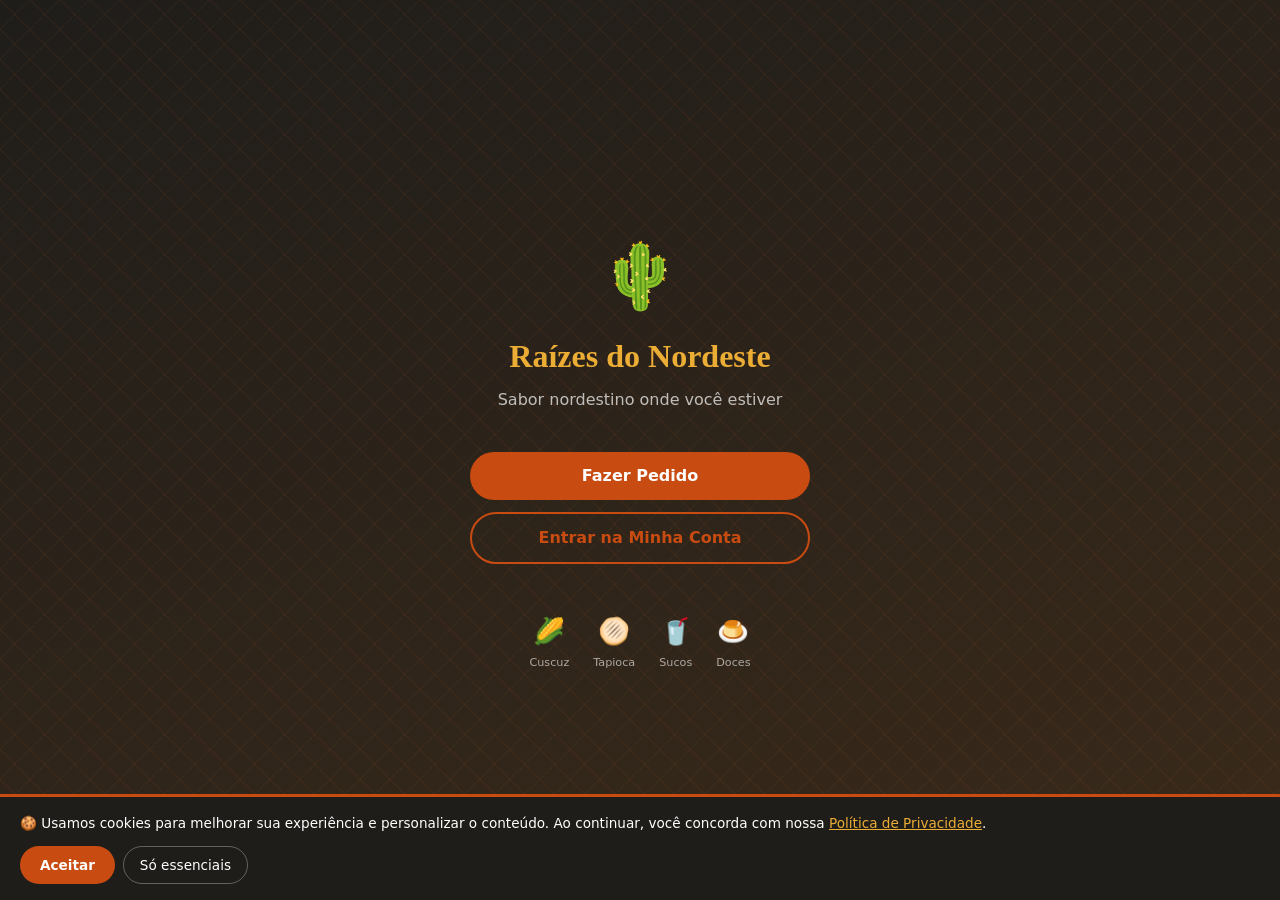
<file: index.html>
<!DOCTYPE html>
<html lang="pt-BR">
<head>
  <meta charset="UTF-8">
  <meta name="viewport" content="width=device-width, initial-scale=1.0">
  <title>Raízes do Nordeste</title>
  <link href="https://cdn.jsdelivr.net/npm/bootstrap@5.3.3/dist/css/bootstrap.min.css" rel="stylesheet">
  <link rel="stylesheet" href="css/custom.css">
  <style>
    .hero {
      min-height: 100vh;
      background: linear-gradient(160deg, var(--cor-escura) 0%, #3a2a1a 100%);
      display: flex;
      flex-direction: column;
      align-items: center;
      justify-content: center;
      text-align: center;
      padding: 32px 24px;
      position: relative;
      overflow: hidden;
    }

    /* padrão geométrico de fundo estilo azulejo nordestino */
    .hero::before {
      content: '';
      position: absolute;
      inset: 0;
      background-image:
        repeating-linear-gradient(45deg, rgba(200,75,17,0.08) 0, rgba(200,75,17,0.08) 1px, transparent 0, transparent 50%),
        repeating-linear-gradient(-45deg, rgba(236,173,53,0.05) 0, rgba(236,173,53,0.05) 1px, transparent 0, transparent 50%);
      background-size: 30px 30px;
    }

    .logo-emoji {
      font-size: 4rem;
      margin-bottom: 8px;
      position: relative;
    }

    .logo-texto {
      font-family: var(--fonte-display);
      font-size: 2rem;
      font-weight: 700;
      color: var(--cor-secundaria);
      position: relative;
    }

    .tagline {
      color: rgba(255,255,255,0.7);
      font-size: 1rem;
      margin: 8px 0 40px;
      position: relative;
    }

    .ctas {
      width: 100%;
      max-width: 340px;
      display: flex;
      flex-direction: column;
      gap: 12px;
      position: relative;
    }

    /* modal de cookies */
    .banner-cookies {
      position: fixed;
      bottom: 0;
      left: 0;
      right: 0;
      background: var(--cor-escura);
      color: #fff;
      padding: 16px 20px;
      z-index: 200;
      border-top: 3px solid var(--cor-principal);
    }
  </style>
</head>
<body>

  <section class="hero">
    <div class="logo-emoji">🌵</div>
    <div class="logo-texto">Raízes do Nordeste</div>
    <p class="tagline">Sabor nordestino onde você estiver</p>

    <div class="ctas">
      <button class="btn-raizes" onclick="irParaPedido()">
        Fazer Pedido
      </button>
      <a href="login.html" class="btn-raizes-outline" style="text-decoration:none;display:block;text-align:center;padding:12px 24px;">
        Entrar na Minha Conta
      </a>
    </div>

    <!-- destaques rápidos -->
    <div style="margin-top:48px;display:flex;gap:24px;position:relative;">
      <div style="text-align:center;">
        <div style="font-size:1.6rem;">🌽</div>
        <div style="font-size:0.7rem;color:rgba(255,255,255,0.6);margin-top:4px;">Cuscuz</div>
      </div>
      <div style="text-align:center;">
        <div style="font-size:1.6rem;">🫓</div>
        <div style="font-size:0.7rem;color:rgba(255,255,255,0.6);margin-top:4px;">Tapioca</div>
      </div>
      <div style="text-align:center;">
        <div style="font-size:1.6rem;">🥤</div>
        <div style="font-size:0.7rem;color:rgba(255,255,255,0.6);margin-top:4px;">Sucos</div>
      </div>
      <div style="text-align:center;">
        <div style="font-size:1.6rem;">🍮</div>
        <div style="font-size:0.7rem;color:rgba(255,255,255,0.6);margin-top:4px;">Doces</div>
      </div>
    </div>
  </section>

  <!-- banner de cookies LGPD — aparece só no primeiro acesso -->
  <div class="banner-cookies" id="banner-cookies" style="display:none;">
    <p style="font-size:0.85rem;margin-bottom:12px;">
      🍪 Usamos cookies para melhorar sua experiência e personalizar o conteúdo.
      Ao continuar, você concorda com nossa
      <a href="#" style="color:var(--cor-secundaria);">Política de Privacidade</a>.
    </p>
    <div style="display:flex;gap:8px;">
      <button class="btn-raizes" style="width:auto;padding:8px 20px;font-size:0.85rem;"
        onclick="aceitarCookies()">Aceitar</button>
      <button onclick="recusarCookies()"
        style="background:none;border:1px solid rgba(255,255,255,0.3);color:#fff;
               border-radius:50px;padding:8px 16px;font-size:0.85rem;cursor:pointer;">
        Só essenciais
      </button>
    </div>
  </div>

  <script src="js/mockData.js"></script>
  <script src="js/utils.js"></script>
  <script>
    // se já está logado, vai direto pra seleção de unidade
    const usuarioJaLogado = getUsuarioLogado();
    if (usuarioJaLogado) {
      // não redireciona automaticamente — deixa o usuário clicar
      // mas troca o botão de fazer pedido pra ficar mais fluido
    }

    function irParaPedido() {
      window.location.href = "unidades.html";
    }

    // banner de cookies aparece só se nunca aceitou/recusou
    if (!localStorage.getItem("cookiesDecisao")) {
      document.getElementById("banner-cookies").style.display = "block";
    }

    function aceitarCookies() {
      localStorage.setItem("cookiesDecisao", "aceito");
      document.getElementById("banner-cookies").style.display = "none";
    }

    function recusarCookies() {
      localStorage.setItem("cookiesDecisao", "essenciais");
      document.getElementById("banner-cookies").style.display = "none";
    }
  </script>
</body>
</html>
</file>
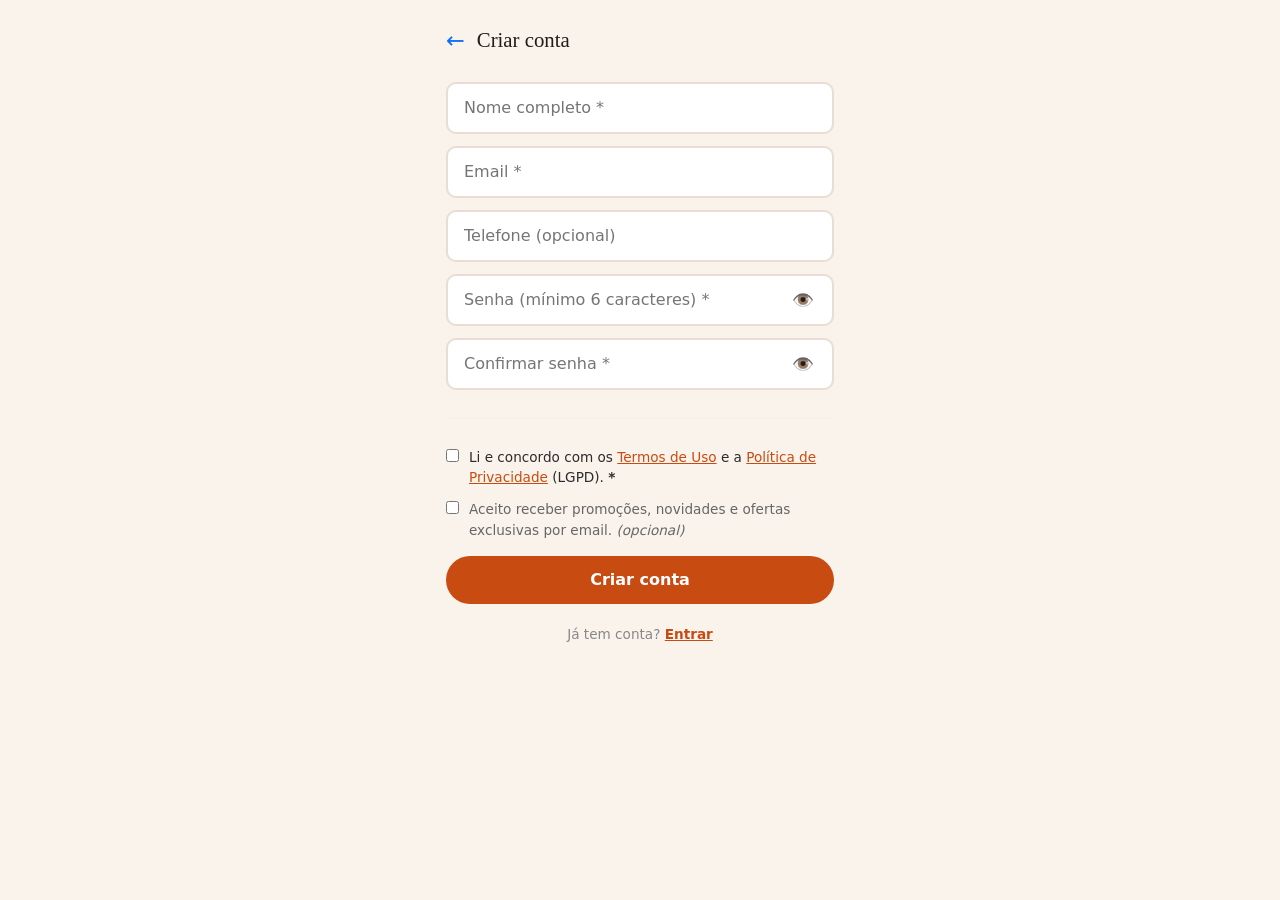
<file: cadastro.html>
<!DOCTYPE html>
<html lang="pt-BR">
<head>
  <meta charset="UTF-8">
  <meta name="viewport" content="width=device-width, initial-scale=1.0">
  <title>Criar Conta — Raízes do Nordeste</title>
  <link href="https://cdn.jsdelivr.net/npm/bootstrap@5.3.3/dist/css/bootstrap.min.css" rel="stylesheet">
  <link rel="stylesheet" href="css/custom.css">
</head>
<body>

  <div class="pagina" style="max-width:420px;padding-top:24px;padding-bottom:40px;">

    <div style="display:flex;align-items:center;gap:12px;margin-bottom:24px;">
      <a href="login.html" style="font-size:1.4rem;text-decoration:none;">←</a>
      <h1 style="font-size:1.3rem;margin:0;">Criar conta</h1>
    </div>

    <form id="form-cadastro" onsubmit="handleCadastro(event)">
      <div style="display:flex;flex-direction:column;gap:12px;">

        <input type="text" id="campo-nome" class="campo-raizes"
          placeholder="Nome completo *" required autocomplete="name">

        <input type="email" id="campo-email" class="campo-raizes"
          placeholder="Email *" required autocomplete="email">

        <input type="tel" id="campo-telefone" class="campo-raizes"
          placeholder="Telefone (opcional)" autocomplete="tel">

        <div style="position:relative;">
          <input type="password" id="campo-senha" class="campo-raizes"
            placeholder="Senha (mínimo 6 caracteres) *" required
            minlength="6" style="padding-right:48px;">
          <button type="button" onclick="toggleSenha('campo-senha','btn-v1')"
            id="btn-v1"
            style="position:absolute;right:14px;top:50%;transform:translateY(-50%);
                   background:none;border:none;cursor:pointer;font-size:1.1rem;">👁️</button>
        </div>

        <div style="position:relative;">
          <input type="password" id="campo-confirmar" class="campo-raizes"
            placeholder="Confirmar senha *" required style="padding-right:48px;">
          <button type="button" onclick="toggleSenha('campo-confirmar','btn-v2')"
            id="btn-v2"
            style="position:absolute;right:14px;top:50%;transform:translateY(-50%);
                   background:none;border:none;cursor:pointer;font-size:1.1rem;">👁️</button>
        </div>

        <hr class="divisor">

        <!-- LGPD obrigatório -->
        <label style="display:flex;align-items:flex-start;gap:10px;cursor:pointer;font-size:0.85rem;">
          <input type="checkbox" id="check-lgpd" required
            style="margin-top:2px;accent-color:var(--cor-principal);"
            onchange="verificarBotao()">
          <span>
            Li e concordo com os
            <a href="#" style="color:var(--cor-principal);">Termos de Uso</a>
            e a
            <a href="#" style="color:var(--cor-principal);">Política de Privacidade</a>
            (LGPD). <strong>*</strong>
          </span>
        </label>

        <!-- marketing opcional -->
        <label style="display:flex;align-items:flex-start;gap:10px;cursor:pointer;font-size:0.85rem;">
          <input type="checkbox" id="check-marketing"
            style="margin-top:2px;accent-color:var(--cor-principal);">
          <span style="color:#666;">
            Aceito receber promoções, novidades e ofertas exclusivas por email.
            <em>(opcional)</em>
          </span>
        </label>

        <div id="erro-cadastro" style="display:none;color:var(--cor-principal);
             font-size:0.85rem;padding:10px 14px;background:#fff3ee;
             border-radius:8px;border-left:3px solid var(--cor-principal);">
        </div>

        <button type="submit" class="btn-raizes" id="btn-criar" disabled style="margin-top:4px;">
          Criar conta
        </button>

      </div>
    </form>

    <p style="text-align:center;font-size:0.85rem;color:#888;margin-top:20px;">
      Já tem conta?
      <a href="login.html" style="color:var(--cor-principal);font-weight:700;">Entrar</a>
    </p>
  </div>

  <script src="js/mockData.js"></script>
  <script src="js/utils.js"></script>
  <script src="js/auth.js"></script>
  <script>
    if (getUsuarioLogado()) {
      window.location.href = "unidades.html";
    }

    function verificarBotao() {
      const lgpd = document.getElementById("check-lgpd").checked;
      document.getElementById("btn-criar").disabled = !lgpd;
    }

    function toggleSenha(campoId, btnId) {
      const campo = document.getElementById(campoId);
      const btn = document.getElementById(btnId);
      campo.type = campo.type === "password" ? "text" : "password";
      btn.textContent = campo.type === "password" ? "👁️" : "🙈";
    }

    function handleCadastro(e) {
      e.preventDefault();
      const elErro = document.getElementById("erro-cadastro");
      const btn = document.getElementById("btn-criar");

      const nome = document.getElementById("campo-nome").value.trim();
      const email = document.getElementById("campo-email").value.trim();
      const telefone = document.getElementById("campo-telefone").value.trim();
      const senha = document.getElementById("campo-senha").value;
      const confirmar = document.getElementById("campo-confirmar").value;
      const aceitaMarketing = document.getElementById("check-marketing").checked;

      if (senha !== confirmar) {
        elErro.textContent = "As senhas não coincidem";
        elErro.style.display = "block";
        return;
      }

      elErro.style.display = "none";
      btn.textContent = "Criando conta...";
      btn.disabled = true;

      setTimeout(() => {
        const resultado = cadastrar({ nome, email, telefone, senha, aceitaMarketing });
        if (resultado.ok) {
          window.location.href = "unidades.html";
        } else {
          elErro.textContent = resultado.erro;
          elErro.style.display = "block";
          btn.textContent = "Criar conta";
          btn.disabled = false;
        }
      }, 600);
    }
  </script>
</body>
</html>
</file>
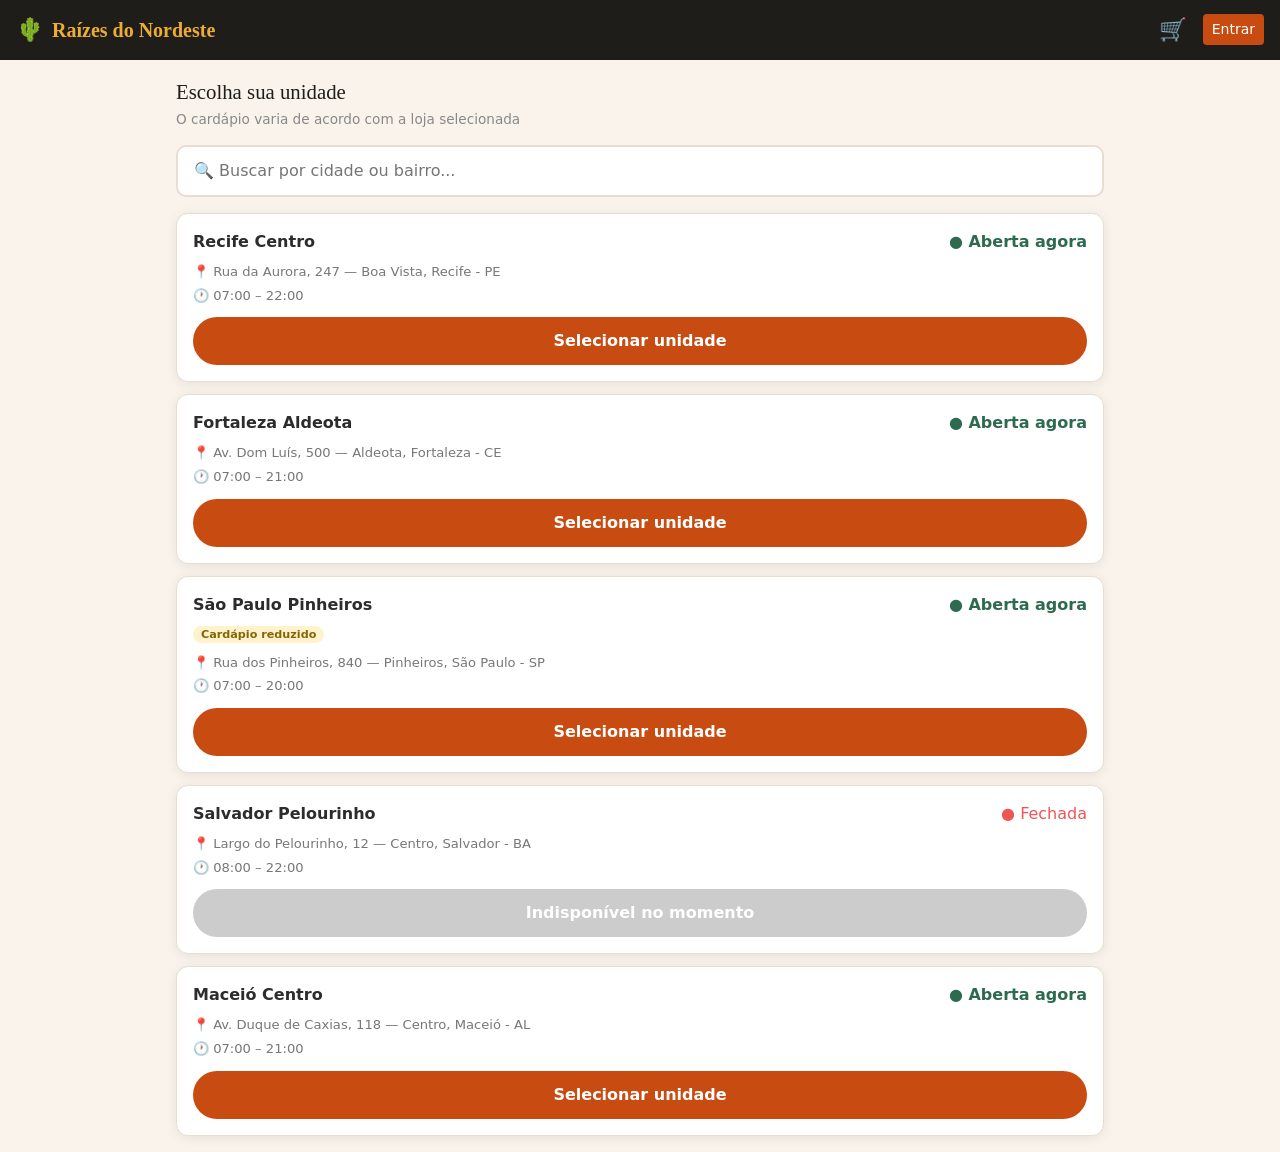
<file: cardapio.html>
<!DOCTYPE html>
<html lang="pt-BR">
<head>
  <meta charset="UTF-8">
  <meta name="viewport" content="width=device-width, initial-scale=1.0">
  <title>Cardápio — Raízes do Nordeste</title>
  <link href="https://cdn.jsdelivr.net/npm/bootstrap@5.3.3/dist/css/bootstrap.min.css" rel="stylesheet">
  <link rel="stylesheet" href="css/custom.css">
  <style>
    .tabs-categoria {
      display: flex;
      gap: 8px;
      overflow-x: auto;
      padding-bottom: 4px;
      scrollbar-width: none;
      margin-bottom: 16px;
    }
    .tabs-categoria::-webkit-scrollbar { display: none; }

    .tab-btn {
      background: #fff;
      border: 1.5px solid var(--cor-borda);
      border-radius: 50px;
      padding: 6px 14px;
      font-size: 0.82rem;
      font-weight: 600;
      white-space: nowrap;
      cursor: pointer;
      transition: all 0.15s;
      color: var(--cor-texto);
    }
    .tab-btn.ativo {
      background: var(--cor-principal);
      border-color: var(--cor-principal);
      color: #fff;
    }

    .grid-produtos {
      display: grid;
      grid-template-columns: repeat(2, 1fr);
      gap: 12px;
    }
  </style>
</head>
<body>

  <div id="header-principal"></div>

  <div class="pagina" style="padding-top:16px;">

    <div id="info-unidade" style="margin-bottom:16px;"></div>

    <!-- tabs de categoria -->
    <div class="tabs-categoria" id="tabs-categoria"></div>

    <!-- grid de produtos -->
    <div class="grid-produtos" id="grid-produtos"></div>

    <!-- espaço pra barra do carrinho não sobrepor último item -->
    <div style="height:20px;"></div>
  </div>

  <!-- barra fixa do carrinho no mobile -->
  <div class="barra-carrinho" id="barra-carrinho" style="display:none;"
    onclick="window.location.href='carrinho.html'">
    <span>🛒 <span id="barra-qtd">0</span> itens</span>
    <strong id="barra-total">R$ 0,00 →</strong>
  </div>

  <script src="js/mockData.js"></script>
  <script src="js/utils.js"></script>
  <script src="js/cart.js"></script>
  <script>
    renderizarHeader();

    const unidade = getUnidadeSelecionada();
    if (!unidade) {
      window.location.href = "unidades.html";
    }

    // mostra qual unidade está selecionada
    document.getElementById("info-unidade").innerHTML = `
      <div style="display:flex;align-items:center;justify-content:space-between;">
        <div>
          <div style="font-weight:700;font-size:1rem;">📍 ${unidade.nome}</div>
          <div style="font-size:0.78rem;color:#888;">${unidade.horario}</div>
        </div>
        <a href="unidades.html" style="font-size:0.78rem;color:var(--cor-principal);">Trocar</a>
      </div>
    `;

    let categoriaAtiva = "todos";

    // monta as tabs filtrando só categorias que essa unidade tem
    function renderizarTabs() {
      const container = document.getElementById("tabs-categoria");
      const disponiveis = ["todos", ...unidade.categorias];

      container.innerHTML = categorias
        .filter((c) => disponiveis.includes(c.id))
        .map((c) => `
          <button class="tab-btn ${c.id === categoriaAtiva ? "ativo" : ""}"
            onclick="trocarCategoria('${c.id}')">
            ${c.label}
          </button>
        `)
        .join("");
    }

    function trocarCategoria(id) {
      categoriaAtiva = id;
      renderizarTabs();
      renderizarProdutos();
    }

    function renderizarProdutos() {
      const grid = document.getElementById("grid-produtos");

      const filtrados = produtos.filter((p) => {
        const naUnidade = p.unidades.includes(unidade.id);
        const naCategoria = categoriaAtiva === "todos" || p.categoria === categoriaAtiva;
        return naUnidade && naCategoria && p.disponivel;
      });

      if (filtrados.length === 0) {
        grid.innerHTML = `
          <div style="grid-column:1/-1;text-align:center;padding:40px 0;color:#aaa;">
            <div style="font-size:2rem;">🍽️</div>
            <p style="margin-top:8px;">Nenhum produto nessa categoria por aqui</p>
          </div>`;
        return;
      }

      grid.innerHTML = filtrados
        .map((p) => `
          <div class="card-produto">
            <div style="position:relative;">
              <img src="${p.imagem}" alt="${p.nome}"
                onerror="this.style.display='none';this.nextElementSibling.style.display='flex'">
              <div style="display:none;height:140px;background:var(--cor-clara);
                   align-items:center;justify-content:center;font-size:2rem;">
                ${p.categoria === "cafe" ? "☕" : p.categoria === "cuscuz" ? "🌽" :
                  p.categoria === "tapioca" ? "🫓" : p.categoria === "sucos" ? "🥤" :
                  p.categoria === "junino" ? "🎉" : "🍮"}
              </div>
              ${p.sazonal ? `<span class="badge-sazonal" style="position:absolute;top:8px;left:8px;">Sazonal</span>` : ""}
            </div>
            <div class="produto-info">
              <div class="produto-nome">${p.nome}</div>
              <div class="produto-desc">${p.descricao}</div>
            </div>
            <div class="produto-rodape">
              <span class="produto-preco">${formatarMoeda(p.preco)}</span>
              <button class="btn-adicionar" onclick="adicionarEAtualizar(${p.id})" title="Adicionar">+</button>
            </div>
          </div>
        `)
        .join("");
    }

    function adicionarEAtualizar(produtoId) {
      const produto = produtos.find((p) => p.id === produtoId);
      adicionarItem(produto);
      atualizarBarraCarrinho();
      toast(`${produto.nome} adicionado!`, "sucesso");
    }

    function atualizarBarraCarrinho() {
      const carrinho = getCarrinho();
      const { total } = calcularTotais();
      const qtd = carrinho.reduce((acc, i) => acc + i.quantidade, 0);
      const barra = document.getElementById("barra-carrinho");

      barra.style.display = qtd > 0 ? "flex" : "none";
      document.getElementById("barra-qtd").textContent = qtd;
      document.getElementById("barra-total").textContent = `${formatarMoeda(total)} →`;
    }

    renderizarTabs();
    renderizarProdutos();
    atualizarBarraCarrinho();
  </script>
  <script src="https://cdn.jsdelivr.net/npm/bootstrap@5.3.3/dist/js/bootstrap.bundle.min.js"></script>
</body>
</html>
</file>
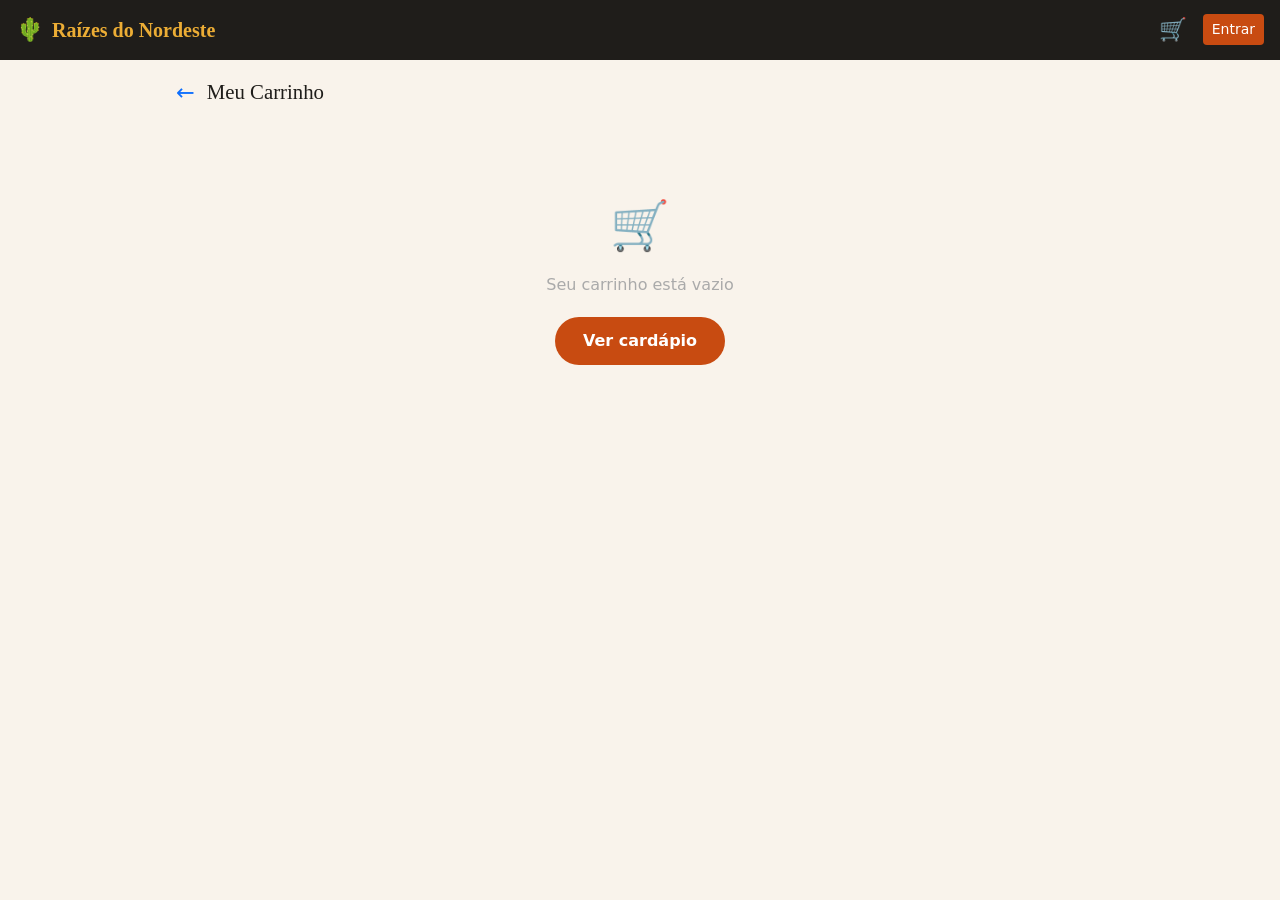
<file: carrinho.html>
<!DOCTYPE html>
<html lang="pt-BR">
<head>
  <meta charset="UTF-8">
  <meta name="viewport" content="width=device-width, initial-scale=1.0">
  <title>Carrinho — Raízes do Nordeste</title>
  <link href="https://cdn.jsdelivr.net/npm/bootstrap@5.3.3/dist/css/bootstrap.min.css" rel="stylesheet">
  <link rel="stylesheet" href="css/custom.css">
  <style>
    .btn-qtd {
      background: var(--cor-borda);
      border: none;
      border-radius: 50%;
      width: 28px;
      height: 28px;
      font-size: 1rem;
      font-weight: 700;
      cursor: pointer;
      display: flex;
      align-items: center;
      justify-content: center;
      transition: background 0.15s;
    }
    .btn-qtd:hover { background: #d4c8ba; }
  </style>
</head>
<body>

  <div id="header-principal"></div>

  <div class="pagina" style="padding-top:16px;">

    <div style="display:flex;align-items:center;gap:12px;margin-bottom:20px;">
      <a href="cardapio.html" style="font-size:1.4rem;text-decoration:none;">←</a>
      <h2 style="font-size:1.3rem;margin:0;">Meu Carrinho</h2>
    </div>

    <!-- estado vazio -->
    <div id="carrinho-vazio" style="display:none;text-align:center;padding:60px 0;">
      <div style="font-size:3rem;margin-bottom:12px;">🛒</div>
      <p style="color:#aaa;margin-bottom:20px;">Seu carrinho está vazio</p>
      <a href="cardapio.html" class="btn-raizes" style="text-decoration:none;display:inline-block;width:auto;padding:12px 28px;">
        Ver cardápio
      </a>
    </div>

    <!-- itens + resumo -->
    <div id="carrinho-itens" style="display:none;">

      <div id="info-unidade" style="font-size:0.82rem;color:#888;margin-bottom:16px;"></div>

      <div id="lista-carrinho"></div>

      <!-- cupom -->
      <div style="margin:16px 0;">
        <div style="display:flex;gap:8px;">
          <input type="text" id="campo-cupom" class="campo-raizes"
            placeholder="Código de cupom" style="flex:1;text-transform:uppercase;">
          <button onclick="handleCupom()"
            style="background:var(--cor-escura);color:#fff;border:none;
                   border-radius:10px;padding:0 16px;font-weight:700;cursor:pointer;
                   white-space:nowrap;">
            Aplicar
          </button>
        </div>
        <div id="feedback-cupom" style="font-size:0.82rem;margin-top:6px;display:none;"></div>
      </div>

      <hr class="divisor">

      <!-- resumo financeiro -->
      <div style="display:flex;flex-direction:column;gap:8px;margin-bottom:16px;">
        <div style="display:flex;justify-content:space-between;font-size:0.9rem;">
          <span style="color:#666;">Subtotal</span>
          <span id="resumo-subtotal">R$ 0,00</span>
        </div>
        <div style="display:flex;justify-content:space-between;font-size:0.9rem;">
          <span style="color:#666;">Desconto</span>
          <span id="resumo-desconto" style="color:var(--cor-verde);">− R$ 0,00</span>
        </div>
        <div style="display:flex;justify-content:space-between;font-size:1.05rem;font-weight:700;">
          <span>Total</span>
          <span id="resumo-total" style="color:var(--cor-principal);">R$ 0,00</span>
        </div>
      </div>

      <!-- pontos a ganhar -->
      <div style="background:var(--cor-clara);border-radius:10px;padding:12px;
                  text-align:center;margin-bottom:20px;border:1px solid var(--cor-borda);">
        <span style="font-size:0.85rem;color:#666;">
          🌟 Você vai ganhar <strong id="resumo-pontos" style="color:var(--cor-principal);">0 pontos</strong> nesse pedido
        </span>
      </div>

      <button class="btn-raizes" id="btn-finalizar"
        onclick="window.location.href='pagamento.html'">
        Finalizar pedido
      </button>
    </div>

  </div>

  <script src="js/mockData.js"></script>
  <script src="js/utils.js"></script>
  <script src="js/cart.js"></script>
  <script>
    renderizarHeader();

    const unidade = getUnidadeSelecionada();
    if (unidade) {
      document.getElementById("info-unidade").textContent = `📍 ${unidade.nome}`;
    }

    renderizarCarrinho();

    function handleCupom() {
      const codigo = document.getElementById("campo-cupom").value.trim();
      const elFeedback = document.getElementById("feedback-cupom");

      if (!codigo) return;

      const resultado = aplicarCupom(codigo);
      elFeedback.style.display = "block";

      if (resultado.ok) {
        elFeedback.style.color = "var(--cor-verde)";
        elFeedback.textContent = `✓ ${resultado.cupom.descricao}`;
        atualizarResumo();
      } else {
        elFeedback.style.color = "var(--cor-principal)";
        elFeedback.textContent = `✗ ${resultado.erro}`;
      }
    }

    // permite aplicar cupom com Enter
    document.getElementById("campo-cupom").addEventListener("keydown", (e) => {
      if (e.key === "Enter") handleCupom();
    });
  </script>
  <script src="https://cdn.jsdelivr.net/npm/bootstrap@5.3.3/dist/js/bootstrap.bundle.min.js"></script>
</body>
</html>
</file>
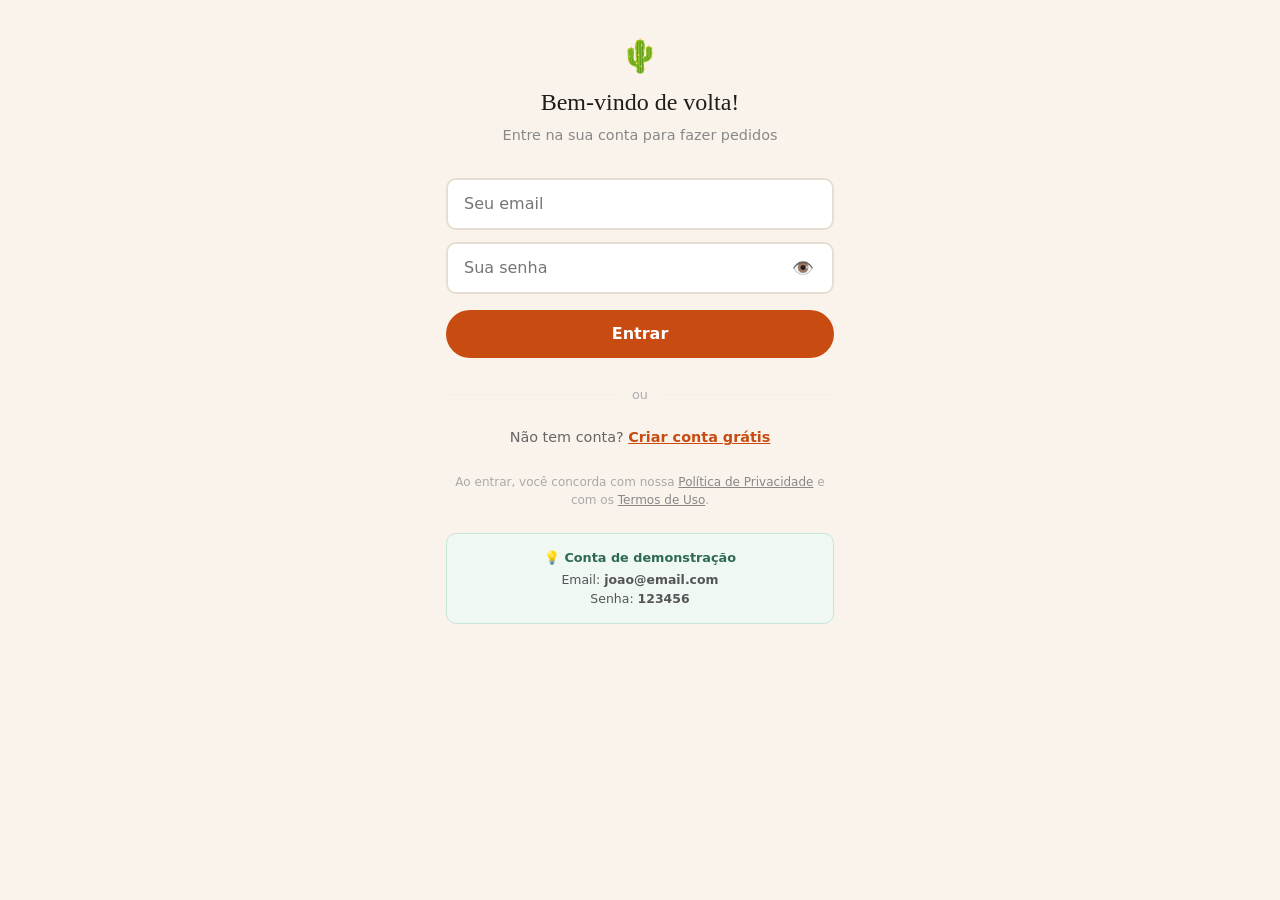
<file: fidelidade.html>
<!DOCTYPE html>
<html lang="pt-BR">
<head>
  <meta charset="UTF-8">
  <meta name="viewport" content="width=device-width, initial-scale=1.0">
  <title>Fidelidade — Raízes do Nordeste</title>
  <link href="https://cdn.jsdelivr.net/npm/bootstrap@5.3.3/dist/css/bootstrap.min.css" rel="stylesheet">
  <link rel="stylesheet" href="css/custom.css">
</head>
<body>

  <div id="header-principal"></div>

  <div class="pagina" style="padding-top:16px;">

    <div style="display:flex;align-items:center;gap:12px;margin-bottom:20px;">
      <a href="perfil.html" style="font-size:1.4rem;text-decoration:none;">←</a>
      <h2 style="font-size:1.3rem;margin:0;">Minha Fidelidade</h2>
    </div>

    <!-- card de saldo -->
    <div class="card-pontos" style="margin-bottom:20px;">
      <div style="font-size:0.85rem;opacity:0.7;margin-bottom:4px;">Seu saldo</div>
      <div class="saldo" id="saldo-pontos">0</div>
      <div class="nivel" id="nivel-usuario">Membro Bronze</div>

      <div class="barra-progresso-pontos">
        <div class="preenchimento" id="barra-nivel" style="width:0%"></div>
      </div>
      <div id="meta-pontos" style="font-size:0.78rem;opacity:0.7;">Carregando...</div>

      <div style="font-size:0.78rem;opacity:0.6;margin-top:12px;">
        💡 Cada R$ 1,00 gasto = 1 ponto
      </div>
    </div>

    <!-- aviso de uso de dados (LGPD) -->
    <div style="background:#fffbeb;border:1px solid #f0d060;border-radius:10px;
                padding:12px 14px;font-size:0.78rem;color:#856404;margin-bottom:20px;">
      ℹ️ Seu histórico de consumo é usado para personalizar recompensas.
      Você pode desativar isso em
      <a href="perfil.html" style="color:#856404;font-weight:700;">Meu Perfil → Privacidade</a>.
    </div>

    <!-- recompensas -->
    <div style="font-weight:700;font-size:0.95rem;margin-bottom:12px;">Recompensas disponíveis</div>
    <div id="grid-recompensas"
      style="display:grid;grid-template-columns:repeat(2,1fr);gap:10px;margin-bottom:24px;">
    </div>

    <!-- histórico -->
    <div style="font-weight:700;font-size:0.95rem;margin-bottom:12px;">Histórico de pontos</div>
    <div id="historico-pontos"></div>

  </div>

  <!-- modal de confirmação de resgate -->
  <div id="modal-resgate" style="display:none;position:fixed;inset:0;background:rgba(0,0,0,0.5);
       z-index:300;align-items:center;justify-content:center;padding:20px;">
    <div style="background:#fff;border-radius:16px;padding:24px;max-width:320px;width:100%;text-align:center;">
      <div style="font-size:2.5rem;margin-bottom:8px;" id="modal-emoji"></div>
      <h3 style="font-size:1.1rem;margin-bottom:8px;" id="modal-nome"></h3>
      <p style="font-size:0.85rem;color:#666;margin-bottom:16px;" id="modal-desc"></p>
      <div style="font-size:0.9rem;color:var(--cor-principal);font-weight:700;margin-bottom:20px;"
           id="modal-custo"></div>
      <div style="display:flex;gap:8px;">
        <button onclick="fecharModal()"
          style="flex:1;background:none;border:1.5px solid var(--cor-borda);border-radius:50px;
                 padding:10px;cursor:pointer;font-weight:600;">
          Cancelar
        </button>
        <button id="btn-confirmar-resgate"
          style="flex:1;background:var(--cor-verde);color:#fff;border:none;border-radius:50px;
                 padding:10px;cursor:pointer;font-weight:700;">
          Confirmar
        </button>
      </div>
    </div>
  </div>

  <script src="js/mockData.js"></script>
  <script src="js/utils.js"></script>
  <script src="js/auth.js"></script>
  <script src="js/loyalty.js"></script>
  <script>
    renderizarHeader();
    guardRota();
    renderizarFidelidade();

    let recompensaParaResgatar = null;

    function confirmarResgate(id) {
      const recompensa = recompensas.find((r) => r.id === id);
      if (!recompensa) return;

      recompensaParaResgatar = id;
      document.getElementById("modal-emoji").textContent = recompensa.emoji;
      document.getElementById("modal-nome").textContent = recompensa.nome;
      document.getElementById("modal-desc").textContent = recompensa.descricao;
      document.getElementById("modal-custo").textContent = `Custo: ${recompensa.pontos} pontos`;

      const modal = document.getElementById("modal-resgate");
      modal.style.display = "flex";

      document.getElementById("btn-confirmar-resgate").onclick = () => {
        const resultado = resgatar(recompensaParaResgatar);
        fecharModal();
        if (resultado.ok) {
          toast(`${resultado.recompensa.nome} resgatado com sucesso! 🎉`, "sucesso");
          renderizarFidelidade();
        } else {
          toast(resultado.erro, "erro");
        }
      };
    }

    function fecharModal() {
      document.getElementById("modal-resgate").style.display = "none";
      recompensaParaResgatar = null;
    }

    // fecha modal clicando fora
    document.getElementById("modal-resgate").addEventListener("click", (e) => {
      if (e.target === e.currentTarget) fecharModal();
    });
  </script>
</body>
</html>
</file>
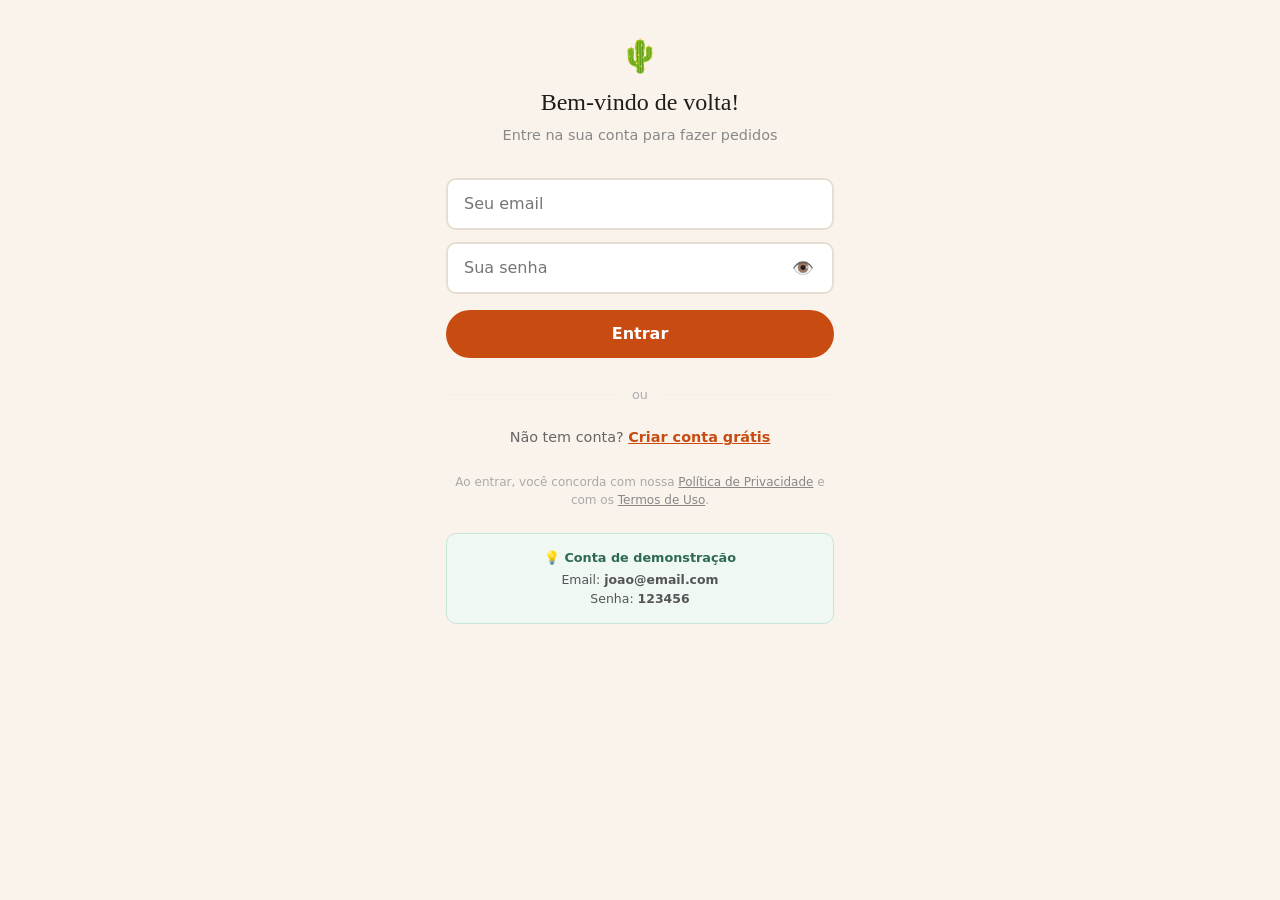
<file: login.html>
<!DOCTYPE html>
<html lang="pt-BR">
<head>
  <meta charset="UTF-8">
  <meta name="viewport" content="width=device-width, initial-scale=1.0">
  <title>Entrar — Raízes do Nordeste</title>
  <link href="https://cdn.jsdelivr.net/npm/bootstrap@5.3.3/dist/css/bootstrap.min.css" rel="stylesheet">
  <link rel="stylesheet" href="css/custom.css">
</head>
<body>

  <div class="pagina" style="max-width:420px;padding-top:32px;">

    <div style="text-align:center;margin-bottom:32px;">
      <a href="index.html" style="font-size:2rem;text-decoration:none;">🌵</a>
      <h1 style="font-size:1.5rem;margin-top:8px;">Bem-vindo de volta!</h1>
      <p style="color:#888;font-size:0.9rem;">Entre na sua conta para fazer pedidos</p>
    </div>

    <form id="form-login" onsubmit="handleLogin(event)">
      <div style="display:flex;flex-direction:column;gap:12px;">

        <input type="email" id="campo-email" class="campo-raizes"
          placeholder="Seu email" required autocomplete="email">

        <div style="position:relative;">
          <input type="password" id="campo-senha" class="campo-raizes"
            placeholder="Sua senha" required autocomplete="current-password"
            style="padding-right:48px;">
          <button type="button" onclick="toggleSenha()"
            style="position:absolute;right:14px;top:50%;transform:translateY(-50%);
                   background:none;border:none;cursor:pointer;font-size:1.1rem;"
            id="btn-ver-senha">👁️</button>
        </div>

        <div id="erro-login" style="display:none;color:var(--cor-principal);
             font-size:0.85rem;padding:10px 14px;background:#fff3ee;
             border-radius:8px;border-left:3px solid var(--cor-principal);">
        </div>

        <button type="submit" class="btn-raizes" id="btn-entrar" style="margin-top:4px;">
          Entrar
        </button>
      </div>
    </form>

    <div style="text-align:center;margin:20px 0;">
      <div style="display:flex;align-items:center;gap:12px;margin-bottom:16px;">
        <hr style="flex:1;border-color:var(--cor-borda);">
        <span style="color:#aaa;font-size:0.8rem;">ou</span>
        <hr style="flex:1;border-color:var(--cor-borda);">
      </div>
      <p style="font-size:0.9rem;color:#666;">
        Não tem conta?
        <a href="cadastro.html" style="color:var(--cor-principal);font-weight:700;">Criar conta grátis</a>
      </p>
    </div>

    <p style="font-size:0.75rem;color:#aaa;text-align:center;margin-top:24px;line-height:1.5;">
      Ao entrar, você concorda com nossa
      <a href="#" style="color:#888;">Política de Privacidade</a>
      e com os
      <a href="#" style="color:#888;">Termos de Uso</a>.
    </p>

    <div style="margin-top:24px;padding:14px;background:#f0f8f4;border-radius:10px;
                border:1px solid #c8e6d5;text-align:center;">
      <div style="font-size:0.8rem;color:#2D6A4F;font-weight:600;margin-bottom:4px;">
        💡 Conta de demonstração
      </div>
      <div style="font-size:0.78rem;color:#555;">
        Email: <strong>joao@email.com</strong><br>
        Senha: <strong>123456</strong>
      </div>
    </div>
  </div>

  <script src="js/mockData.js"></script>
  <script src="js/utils.js"></script>
  <script src="js/auth.js"></script>
  <script>
    if (getUsuarioLogado()) {
      window.location.href = "unidades.html";
    }

    function handleLogin(e) {
      e.preventDefault();
      const email = document.getElementById("campo-email").value.trim();
      const senha = document.getElementById("campo-senha").value;
      const elErro = document.getElementById("erro-login");
      const btn = document.getElementById("btn-entrar");

      btn.textContent = "Entrando...";
      btn.disabled = true;

      setTimeout(() => {
        const resultado = login(email, senha);
        if (resultado.ok) {
          window.location.href = "unidades.html";
        } else {
          elErro.textContent = resultado.erro;
          elErro.style.display = "block";
          btn.textContent = "Entrar";
          btn.disabled = false;
        }
      }, 600);
    }

    function toggleSenha() {
      const campo = document.getElementById("campo-senha");
      const btn = document.getElementById("btn-ver-senha");
      campo.type = campo.type === "password" ? "text" : "password";
      btn.textContent = campo.type === "password" ? "👁️" : "🙈";
    }
  </script>
</body>
</html>
</file>
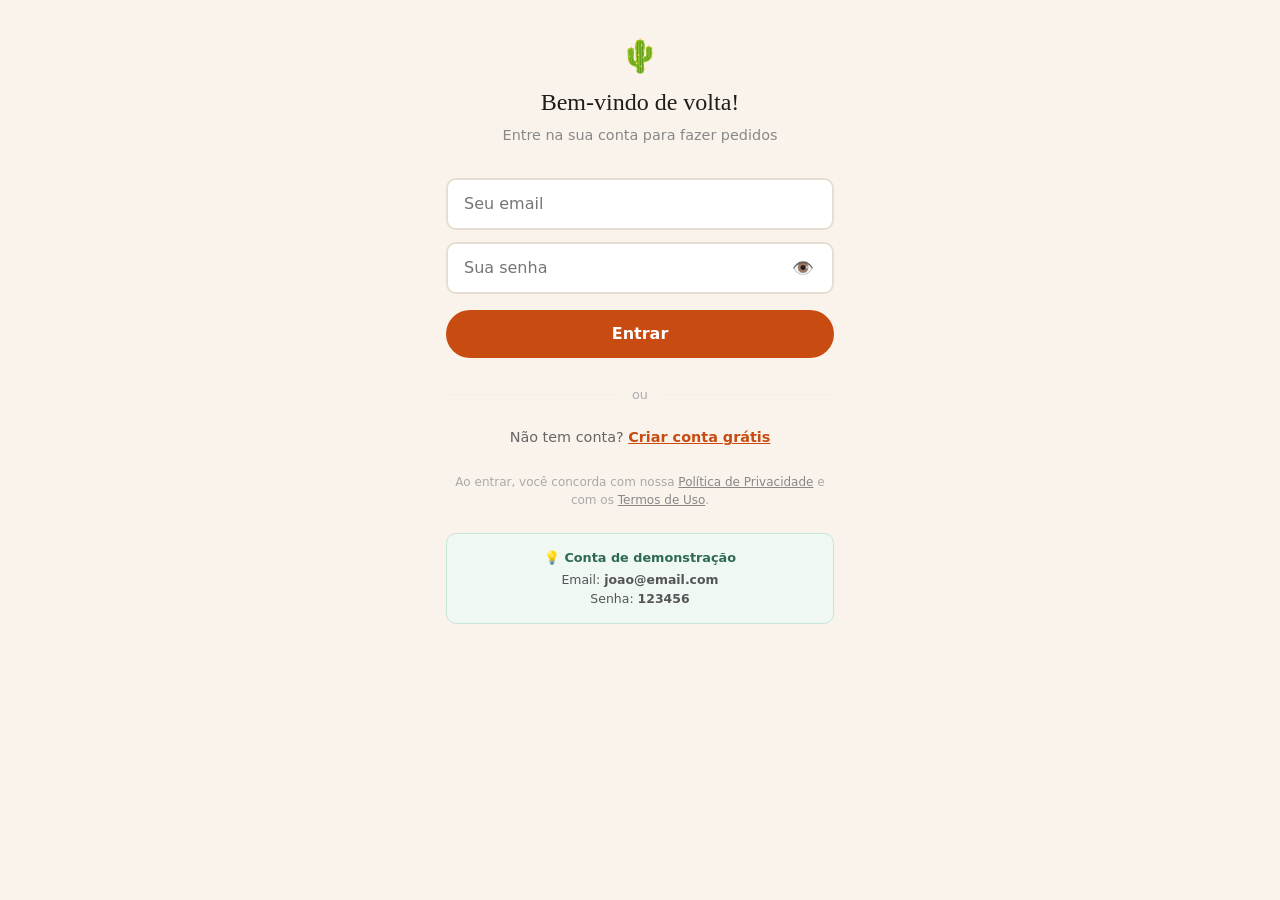
<file: pagamento.html>
<!DOCTYPE html>
<html lang="pt-BR">
<head>
  <meta charset="UTF-8">
  <meta name="viewport" content="width=device-width, initial-scale=1.0">
  <title>Pagamento — Raízes do Nordeste</title>
  <link href="https://cdn.jsdelivr.net/npm/bootstrap@5.3.3/dist/css/bootstrap.min.css" rel="stylesheet">
  <link rel="stylesheet" href="css/custom.css">
  <style>
    .opcao-pgto {
      background: #fff;
      border: 2px solid var(--cor-borda);
      border-radius: 12px;
      padding: 14px 16px;
      cursor: pointer;
      transition: border-color 0.15s;
      margin-bottom: 8px;
    }
    .opcao-pgto.ativa { border-color: var(--cor-principal); }

    .detalhe-pgto { display: none; margin-top: 12px; }
    .detalhe-pgto.visivel { display: block; }

    /* qr code simulado */
    .qr-simulado {
      background: #fff;
      border: 2px solid #ddd;
      border-radius: 8px;
      padding: 16px;
      display: inline-flex;
      flex-direction: column;
      align-items: center;
      gap: 8px;
    }
    .qr-grade {
      display: grid;
      grid-template-columns: repeat(7, 12px);
      gap: 2px;
    }
    .qr-grade span {
      width: 12px; height: 12px; border-radius: 1px;
    }
  </style>
</head>
<body>

  <div id="header-principal"></div>

  <div class="pagina" style="padding-top:16px;">

    <div style="display:flex;align-items:center;gap:12px;margin-bottom:20px;">
      <a href="carrinho.html" style="font-size:1.4rem;text-decoration:none;">←</a>
      <h2 style="font-size:1.3rem;margin:0;">Pagamento</h2>
    </div>

    <!-- resumo colapsável -->
    <details style="margin-bottom:20px;">
      <summary style="cursor:pointer;font-weight:700;font-size:0.9rem;
                      padding:12px 16px;background:#fff;border-radius:10px;
                      border:1px solid var(--cor-borda);list-style:none;">
        <span>▼ Ver resumo do pedido</span>
        <span id="resumo-total-header" style="float:right;color:var(--cor-principal);font-weight:800;"></span>
      </summary>
      <div id="resumo-itens" style="background:#fff;padding:12px 16px;
           border:1px solid var(--cor-borda);border-top:none;border-radius:0 0 10px 10px;
           font-size:0.85rem;color:#666;">
      </div>
    </details>

    <!-- formas de pagamento -->
    <div style="font-weight:700;font-size:0.95rem;margin-bottom:12px;">Forma de pagamento</div>

    <!-- PIX -->
    <div class="opcao-pgto ativa" id="opcao-pix" onclick="selecionarPgto('pix')">
      <label style="cursor:pointer;display:flex;align-items:center;gap:10px;">
        <input type="radio" name="pgto" value="pix" checked style="accent-color:var(--cor-principal);">
        <span style="font-weight:600;">PIX</span>
        <span style="font-size:0.78rem;color:#888;margin-left:auto;">Aprovação instantânea</span>
      </label>
      <div class="detalhe-pgto visivel" id="detalhe-pix">
        <div style="text-align:center;padding:12px 0;">
          <div class="qr-simulado">
            <div class="qr-grade" id="qr-grade"></div>
            <div style="font-size:0.7rem;color:#aaa;">QR Code simulado</div>
          </div>
          <div style="margin-top:12px;">
            <div style="font-size:0.78rem;color:#666;margin-bottom:6px;">ou copie a chave:</div>
            <div style="background:#f5f5f5;border-radius:8px;padding:8px 12px;
                        font-family:monospace;font-size:0.8rem;word-break:break-all;">
              00020126580014br.gov.bcb.pix0136raizes-nordeste@pix.com.br5204000053039865802BR5920Raizes do Nordeste6009SAO PAULO62070503***63041D3D
            </div>
          </div>
        </div>
      </div>
    </div>

    <!-- Cartão de Crédito -->
    <div class="opcao-pgto" id="opcao-cartao" onclick="selecionarPgto('cartao')">
      <label style="cursor:pointer;display:flex;align-items:center;gap:10px;">
        <input type="radio" name="pgto" value="cartao" style="accent-color:var(--cor-principal);">
        <span style="font-weight:600;">Cartão de Crédito</span>
        <span style="font-size:0.78rem;color:#888;margin-left:auto;">Até 3x sem juros</span>
      </label>
      <div class="detalhe-pgto" id="detalhe-cartao">
        <div style="display:flex;flex-direction:column;gap:8px;margin-top:8px;">
          <input type="text" class="campo-raizes" placeholder="Número do cartão"
            maxlength="19" oninput="mascaraCartao(this)">
          <div style="display:flex;gap:8px;">
            <input type="text" class="campo-raizes" placeholder="MM/AA" maxlength="5"
              oninput="mascaraValidade(this)" style="flex:1;">
            <input type="text" class="campo-raizes" placeholder="CVV" maxlength="3" style="flex:1;">
          </div>
          <input type="text" class="campo-raizes" placeholder="Nome impresso no cartão">
        </div>
      </div>
    </div>

    <!-- Vale Refeição -->
    <div class="opcao-pgto" id="opcao-vale" onclick="selecionarPgto('vale')">
      <label style="cursor:pointer;display:flex;align-items:center;gap:10px;">
        <input type="radio" name="pgto" value="vale" style="accent-color:var(--cor-principal);">
        <span style="font-weight:600;">Vale Refeição</span>
        <span style="font-size:0.78rem;color:#888;margin-left:auto;">Alelo, Ticket, VR</span>
      </label>
      <div class="detalhe-pgto" id="detalhe-vale">
        <p style="font-size:0.82rem;color:#666;margin-top:8px;">
          Apresente o cartão ao retirar o pedido. O valor será debitado na hora da entrega.
        </p>
      </div>
    </div>

    <!-- aviso de segurança -->
    <div style="display:flex;align-items:center;gap:8px;margin:16px 0;
                padding:12px;background:#f0f8f4;border-radius:8px;">
      <span style="font-size:1.1rem;">🔒</span>
      <span style="font-size:0.78rem;color:#2D6A4F;">
        Pagamento processado com segurança por serviço externo certificado PCI-DSS.
        Seus dados não são armazenados por nós.
      </span>
    </div>

    <!-- estado de loading (escondido até clicar confirmar) -->
    <div id="estado-loading" style="display:none;text-align:center;padding:24px 0;">
      <div class="spinner"></div>
      <p style="color:#888;margin-top:16px;font-size:0.9rem;">Aguardando confirmação do pagamento...</p>
    </div>

    <!-- estado de erro -->
    <div id="estado-erro" style="display:none;padding:16px;background:#fff3ee;
         border-radius:10px;border-left:3px solid var(--cor-principal);margin-bottom:16px;">
      <strong style="color:var(--cor-principal);">Pagamento não aprovado</strong>
      <p style="font-size:0.85rem;margin:4px 0 12px;color:#666;">
        Tente outra forma de pagamento ou verifique seus dados.
      </p>
      <button onclick="tentarNovamente()"
        style="background:none;border:1px solid var(--cor-principal);color:var(--cor-principal);
               border-radius:50px;padding:6px 16px;font-size:0.85rem;cursor:pointer;">
        Tentar novamente
      </button>
    </div>

    <button class="btn-raizes" id="btn-confirmar" onclick="handleConfirmar()">
      Confirmar pagamento
    </button>
  </div>

  <script src="js/mockData.js"></script>
  <script src="js/utils.js"></script>
  <script src="js/cart.js"></script>
  <script src="js/order.js"></script>
  <script src="js/auth.js"></script>
  <script src="js/loyalty.js"></script>
  <script>
    renderizarHeader();
    guardRota();

    let formaSelecionada = "pix";

    // preenche o resumo
    const { subtotal, desconto, total } = calcularTotais();
    const carrinho = getCarrinho();

    document.getElementById("resumo-total-header").textContent = formatarMoeda(total);
    document.getElementById("resumo-itens").innerHTML = carrinho
      .map((i) => `<div style="display:flex;justify-content:space-between;padding:4px 0;">
        <span>${i.nome} × ${i.quantidade}</span>
        <span>${formatarMoeda(i.preco * i.quantidade)}</span>
      </div>`)
      .join("") +
      `<hr style="margin:8px 0;border-color:var(--cor-borda);">
       <div style="display:flex;justify-content:space-between;font-weight:700;">
         <span>Total</span><span style="color:var(--cor-principal);">${formatarMoeda(total)}</span>
       </div>`;

    // gera qr simulado com padrão aleatório
    const grade = document.getElementById("qr-grade");
    for (let i = 0; i < 49; i++) {
      const cel = document.createElement("span");
      cel.style.background = Math.random() > 0.45 ? "#1F1D1A" : "#fff";
      grade.appendChild(cel);
    }

    function selecionarPgto(forma) {
      formaSelecionada = forma;
      ["pix", "cartao", "vale"].forEach((f) => {
        document.getElementById(`opcao-${f}`).classList.toggle("ativa", f === forma);
        document.getElementById(`detalhe-${f}`).classList.toggle("visivel", f === forma);
        document.querySelector(`input[value="${f}"]`).checked = f === forma;
      });
    }

    function mascaraCartao(el) {
      el.value = el.value.replace(/\D/g, "").replace(/(\d{4})/g, "$1 ").trim().slice(0, 19);
    }

    function mascaraValidade(el) {
      el.value = el.value.replace(/\D/g, "").replace(/(\d{2})(\d)/, "$1/$2").slice(0, 5);
    }

    async function handleConfirmar() {
      const btn = document.getElementById("btn-confirmar");
      const loading = document.getElementById("estado-loading");
      const erroEl = document.getElementById("estado-erro");

      btn.style.display = "none";
      loading.style.display = "block";
      erroEl.style.display = "none";

      criarPedido(formaSelecionada);
      const resultado = await simularPagamento();

      loading.style.display = "none";

      if (resultado === "aprovado") {
        creditarPontos(calcularTotais().pontos);
        limparCarrinho();
        window.location.href = "status.html";
      } else {
        erroEl.style.display = "block";
        btn.style.display = "block";
      }
    }

    function tentarNovamente() {
      document.getElementById("estado-erro").style.display = "none";
    }

    function mascaraCartao(el) {
      el.value = el.value.replace(/\D/g, "").replace(/(.{4})/g, "$1 ").trim().slice(0, 19);
    }
  </script>
  <script src="https://cdn.jsdelivr.net/npm/bootstrap@5.3.3/dist/js/bootstrap.bundle.min.js"></script>
</body>
</html>
</file>
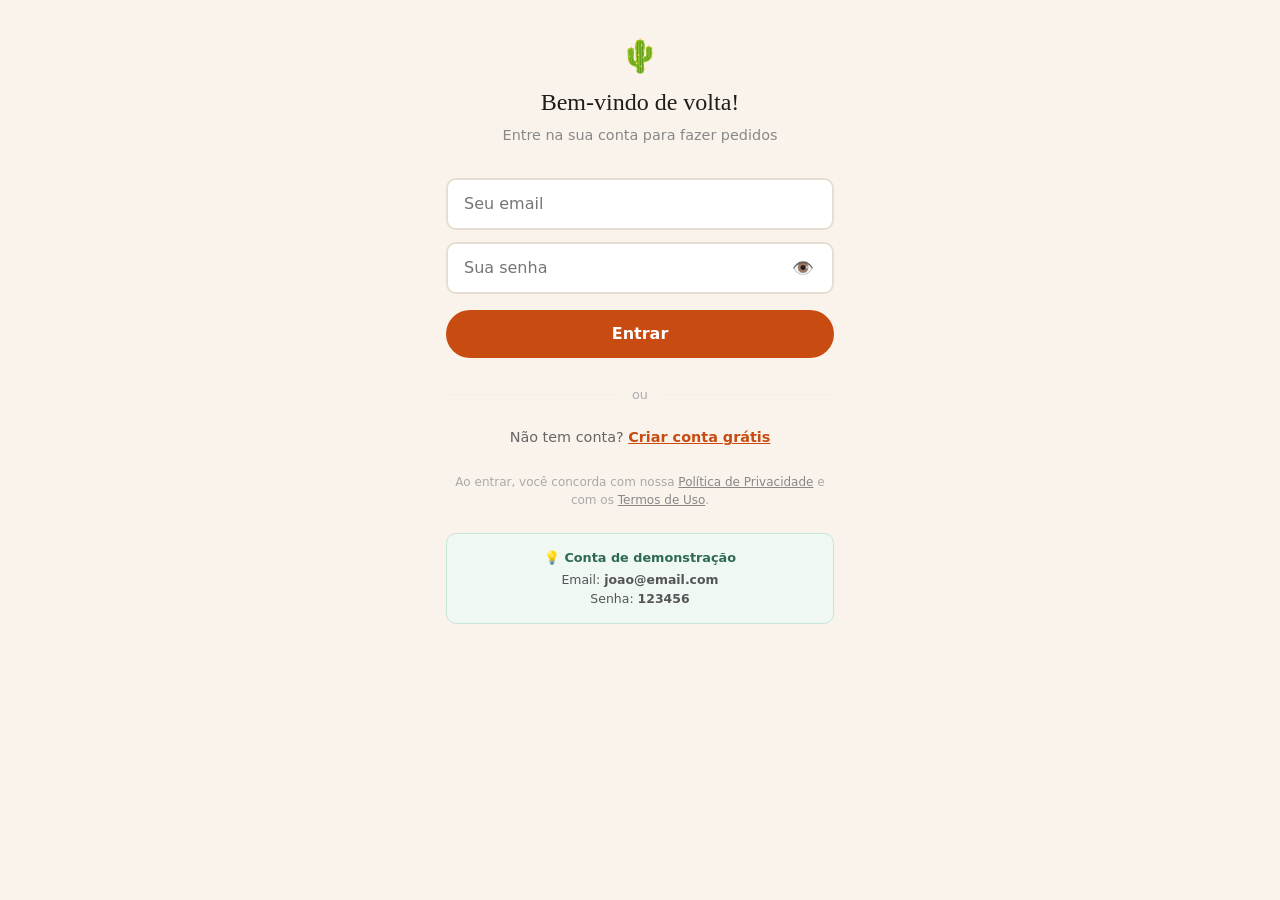
<file: perfil.html>
<!DOCTYPE html>
<html lang="pt-BR">
<head>
  <meta charset="UTF-8">
  <meta name="viewport" content="width=device-width, initial-scale=1.0">
  <title>Meu Perfil — Raízes do Nordeste</title>
  <link href="https://cdn.jsdelivr.net/npm/bootstrap@5.3.3/dist/css/bootstrap.min.css" rel="stylesheet">
  <link rel="stylesheet" href="css/custom.css">
</head>
<body>

  <div id="header-principal"></div>

  <div class="pagina" style="padding-top:16px;padding-bottom:40px;">

    <div style="display:flex;align-items:center;gap:12px;margin-bottom:24px;">
      <a href="unidades.html" style="font-size:1.4rem;text-decoration:none;">←</a>
      <h2 style="font-size:1.3rem;margin:0;">Meu Perfil</h2>
    </div>

    <!-- dados do usuário -->
    <div class="card-raizes" style="padding:16px;margin-bottom:20px;">
      <div style="display:flex;align-items:center;gap:14px;margin-bottom:16px;">
        <div style="width:56px;height:56px;background:var(--cor-principal);border-radius:50%;
                    display:flex;align-items:center;justify-content:center;
                    font-size:1.5rem;color:#fff;font-weight:700;" id="avatar-inicial">
        </div>
        <div>
          <div style="font-weight:700;font-size:1.05rem;" id="perfil-nome"></div>
          <div style="font-size:0.82rem;color:#888;" id="perfil-email"></div>
        </div>
      </div>

      <!-- modo visualização -->
      <div id="modo-visualizacao">
        <div style="font-size:0.85rem;color:#666;margin-bottom:4px;">
          📱 <span id="perfil-telefone">Telefone não informado</span>
        </div>
        <div style="margin-top:12px;">
          <a href="fidelidade.html"
            style="display:inline-flex;align-items:center;gap:6px;
                   background:var(--cor-clara);border:1px solid var(--cor-borda);
                   border-radius:50px;padding:6px 14px;font-size:0.82rem;
                   text-decoration:none;color:var(--cor-texto);">
            🌟 Ver meus pontos
          </a>
        </div>
        <button onclick="entrarModoEdicao()"
          class="btn-raizes-outline" style="margin-top:12px;">
          Editar dados
        </button>
      </div>

      <!-- modo edição -->
      <div id="modo-edicao" style="display:none;">
        <div style="display:flex;flex-direction:column;gap:10px;">
          <input type="text" id="edit-nome" class="campo-raizes" placeholder="Nome completo">
          <input type="tel" id="edit-telefone" class="campo-raizes" placeholder="Telefone">
          <input type="password" id="edit-senha" class="campo-raizes"
            placeholder="Nova senha (deixe em branco para manter)" minlength="6">
          <div style="display:flex;gap:8px;margin-top:4px;">
            <button onclick="salvarEdicao()" class="btn-raizes" style="flex:1;">Salvar</button>
            <button onclick="cancelarEdicao()"
              style="flex:1;background:none;border:1.5px solid var(--cor-borda);border-radius:50px;
                     padding:12px;cursor:pointer;font-weight:600;">
              Cancelar
            </button>
          </div>
        </div>
      </div>
    </div>

    <!-- privacidade e dados — LGPD -->
    <div class="card-raizes" style="padding:16px;margin-bottom:20px;">
      <div style="font-weight:700;font-size:0.95rem;margin-bottom:16px;">
        🔒 Privacidade e Dados (LGPD)
      </div>

      <div class="toggle-lgpd">
        <div>
          <label for="toggle-marketing" style="font-weight:600;font-size:0.9rem;">Comunicações de Marketing</label>
          <small>Promoções e novidades por email</small>
        </div>
        <input type="checkbox" id="toggle-marketing" role="switch"
          onchange="salvarConsentimento('marketing', this.checked)"
          style="width:42px;height:22px;accent-color:var(--cor-principal);cursor:pointer;">
      </div>

      <div class="toggle-lgpd">
        <div>
          <label for="toggle-personalizacao" style="font-weight:600;font-size:0.9rem;">Personalização</label>
          <small>Usar histórico de consumo para sugestões</small>
        </div>
        <input type="checkbox" id="toggle-personalizacao" role="switch"
          onchange="salvarConsentimento('personalizacao', this.checked)"
          style="width:42px;height:22px;accent-color:var(--cor-principal);cursor:pointer;">
      </div>

      <div style="margin-top:16px;display:flex;flex-direction:column;gap:8px;">
        <a href="#" style="font-size:0.85rem;color:var(--cor-principal);">
          📄 Ver Política de Privacidade
        </a>
        <button onclick="baixarDados()"
          style="background:none;border:1.5px solid var(--cor-borda);border-radius:8px;
                 padding:10px 14px;font-size:0.85rem;cursor:pointer;text-align:left;
                 font-weight:600;color:var(--cor-texto);">
          💾 Baixar meus dados
        </button>
      </div>
    </div>

    <!-- zona de perigo -->
    <div class="card-raizes" style="padding:16px;border-color:#ffd0c0;">
      <div style="font-weight:700;font-size:0.95rem;margin-bottom:12px;color:#c84b11;">
        ⚠️ Zona de risco
      </div>
      <button onclick="confirmarExclusao()"
        style="background:none;border:2px solid var(--cor-principal);color:var(--cor-principal);
               border-radius:50px;padding:10px 20px;font-size:0.85rem;cursor:pointer;
               font-weight:700;width:100%;">
        Excluir minha conta e dados
      </button>
      <p style="font-size:0.75rem;color:#aaa;margin-top:8px;text-align:center;">
        Essa ação é irreversível. Todos os seus dados e pontos serão excluídos.
      </p>
    </div>

  </div>

  <!-- modal de confirmação de exclusão (duas etapas) -->
  <div id="modal-exclusao" style="display:none;position:fixed;inset:0;background:rgba(0,0,0,0.5);
       z-index:300;align-items:center;justify-content:center;padding:20px;">
    <div style="background:#fff;border-radius:16px;padding:24px;max-width:320px;width:100%;">
      <h3 style="font-size:1.1rem;margin-bottom:8px;">Excluir conta?</h3>
      <p style="font-size:0.85rem;color:#666;margin-bottom:16px;">
        Todos os seus dados, pontos e histórico de pedidos serão permanentemente excluídos.
      </p>
      <p style="font-size:0.85rem;color:var(--cor-principal);font-weight:700;margin-bottom:16px;">
        Essa ação não pode ser desfeita.
      </p>
      <div style="display:flex;gap:8px;">
        <button onclick="fecharModalExclusao()"
          style="flex:1;background:none;border:1.5px solid var(--cor-borda);border-radius:50px;
                 padding:10px;cursor:pointer;font-weight:600;">
          Cancelar
        </button>
        <button onclick="executarExclusao()"
          style="flex:1;background:var(--cor-principal);color:#fff;border:none;
                 border-radius:50px;padding:10px;cursor:pointer;font-weight:700;">
          Sim, excluir
        </button>
      </div>
    </div>
  </div>

  <script src="js/mockData.js"></script>
  <script src="js/utils.js"></script>
  <script src="js/auth.js"></script>
  <script>
    renderizarHeader();
    guardRota();

    function carregarPerfil() {
      const usuario = getUsuarioLogado();
      if (!usuario) return;

      document.getElementById("perfil-nome").textContent = usuario.nome;
      document.getElementById("perfil-email").textContent = usuario.email;
      document.getElementById("avatar-inicial").textContent = usuario.nome.charAt(0).toUpperCase();

      if (usuario.telefone) {
        document.getElementById("perfil-telefone").textContent = usuario.telefone;
      }

      const consentimentos = usuario.consentimentos || {};
      document.getElementById("toggle-marketing").checked = !!consentimentos.marketing;
      document.getElementById("toggle-personalizacao").checked = !!consentimentos.personalizacao;
    }

    function entrarModoEdicao() {
      const usuario = getUsuarioLogado();
      document.getElementById("edit-nome").value = usuario.nome;
      document.getElementById("edit-telefone").value = usuario.telefone || "";
      document.getElementById("modo-visualizacao").style.display = "none";
      document.getElementById("modo-edicao").style.display = "block";
    }

    function cancelarEdicao() {
      document.getElementById("modo-visualizacao").style.display = "block";
      document.getElementById("modo-edicao").style.display = "none";
    }

    function salvarEdicao() {
      const nome = document.getElementById("edit-nome").value.trim();
      const telefone = document.getElementById("edit-telefone").value.trim();
      const novaSenha = document.getElementById("edit-senha").value;

      if (!nome) {
        toast("Nome não pode ficar em branco", "erro");
        return;
      }

      const updates = { nome, telefone };
      if (novaSenha) updates.senha = novaSenha;

      atualizarUsuarioLogado(updates);
      cancelarEdicao();
      carregarPerfil();
      toast("Dados atualizados!", "sucesso");
    }

    function salvarConsentimento(tipo, valor) {
      const usuario = getUsuarioLogado();
      const consentimentos = { ...(usuario.consentimentos || {}), [tipo]: valor };
      atualizarUsuarioLogado({ consentimentos });
      toast(valor ? "Preferência ativada" : "Preferência desativada", "info");
    }

    function baixarDados() {
      const usuario = getUsuarioLogado();
      const dados = {
        nome: usuario.nome,
        email: usuario.email,
        telefone: usuario.telefone || null,
        pontos: usuario.pontos,
        nivel: usuario.nivel,
        consentimentos: usuario.consentimentos,
        historicoPedidos: usuario.historicoPedidos || [],
        exportadoEm: new Date().toISOString(),
      };

      const blob = new Blob([JSON.stringify(dados, null, 2)], { type: "application/json" });
      const url = URL.createObjectURL(blob);
      const a = document.createElement("a");
      a.href = url;
      a.download = "meus-dados-raizes-nordeste.json";
      a.click();
      URL.revokeObjectURL(url);
      toast("Download iniciado!", "sucesso");
    }

    function confirmarExclusao() {
      document.getElementById("modal-exclusao").style.display = "flex";
    }

    function fecharModalExclusao() {
      document.getElementById("modal-exclusao").style.display = "none";
    }

    function executarExclusao() {
      excluirConta();
      window.location.href = "index.html";
    }

    carregarPerfil();
  </script>
  <script src="https://cdn.jsdelivr.net/npm/bootstrap@5.3.3/dist/js/bootstrap.bundle.min.js"></script>
</body>
</html>
</file>
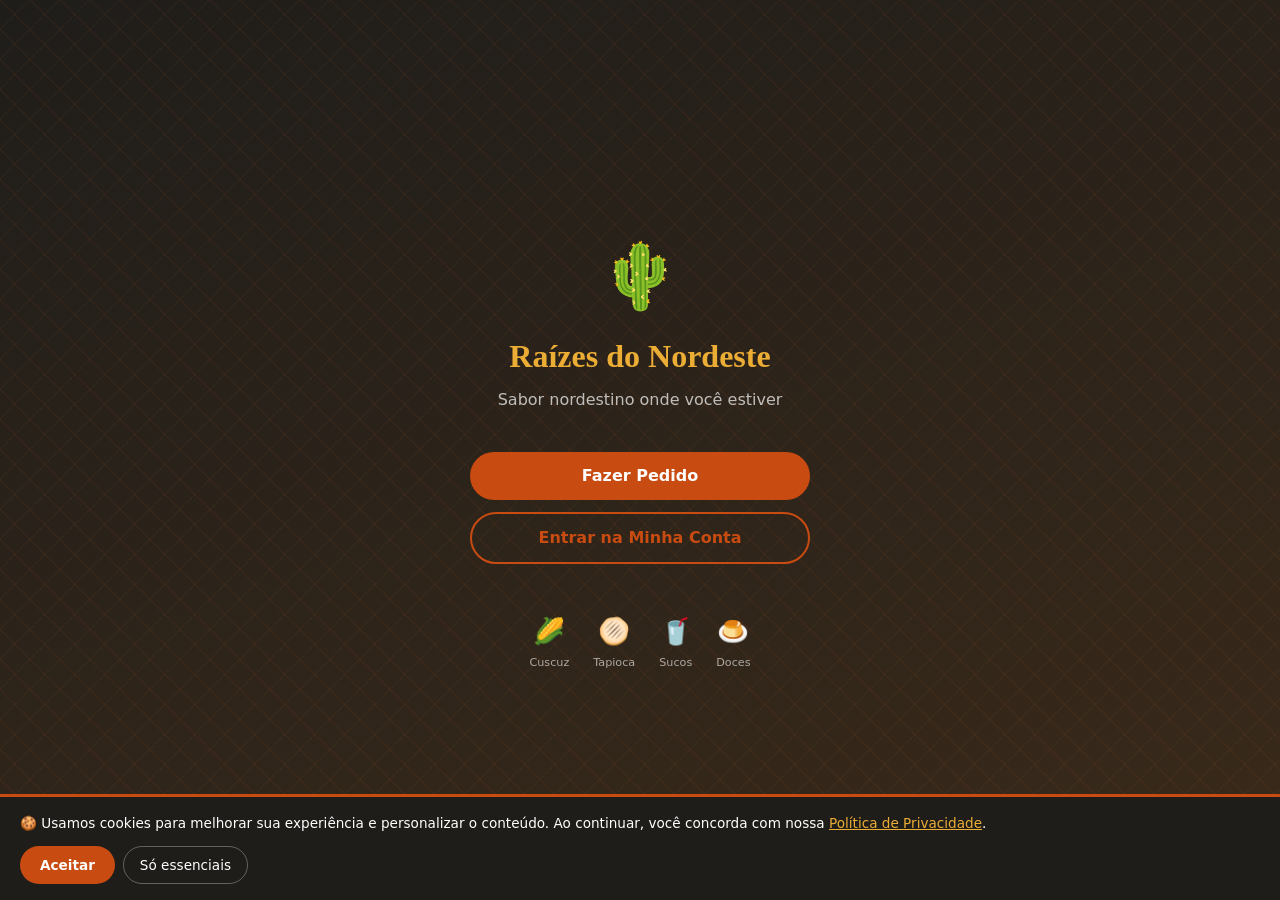
<file: status.html>
<!DOCTYPE html>
<html lang="pt-BR">
<head>
  <meta charset="UTF-8">
  <meta name="viewport" content="width=device-width, initial-scale=1.0">
  <title>Status do Pedido — Raízes do Nordeste</title>
  <link href="https://cdn.jsdelivr.net/npm/bootstrap@5.3.3/dist/css/bootstrap.min.css" rel="stylesheet">
  <link rel="stylesheet" href="css/custom.css">
</head>
<body>

  <div id="header-principal"></div>

  <div class="pagina" style="padding-top:20px;">

    <!-- número do pedido -->
    <div style="text-align:center;margin-bottom:24px;">
      <div style="font-size:2rem;">🧾</div>
      <h2 style="font-size:1.3rem;margin:8px 0 4px;">Pedido confirmado!</h2>
      <p style="color:#888;font-size:0.9rem;">
        Pedido <strong id="numero-pedido">#----</strong>
        · <span id="unidade-pedido"></span>
      </p>
    </div>

    <!-- barra de progresso -->
    <div class="card-raizes" style="padding:16px;margin-bottom:20px;">
      <div class="progresso-pedido" id="progresso-pedido"></div>
      <p style="text-align:center;color:#888;font-size:0.82rem;margin:8px 0 0;" id="texto-status">
        Seu pedido foi recebido e será preparado em breve...
      </p>
    </div>

    <!-- tempo estimado -->
    <div style="display:flex;align-items:center;gap:8px;padding:12px 16px;
                background:#fff;border-radius:10px;border:1px solid var(--cor-borda);
                margin-bottom:20px;">
      <span style="font-size:1.2rem;">⏱️</span>
      <div>
        <div style="font-weight:700;font-size:0.9rem;">Tempo estimado</div>
        <div style="color:#888;font-size:0.82rem;" id="tempo-estimado">~15 minutos</div>
      </div>
    </div>

    <!-- itens do pedido -->
    <div class="card-raizes" style="padding:16px;margin-bottom:20px;">
      <div style="font-weight:700;font-size:0.9rem;margin-bottom:12px;">Seus itens</div>
      <div id="itens-pedido"></div>
    </div>

    <!-- pontos creditados (aparece quando chega em "pronto") -->
    <div id="pontos-creditados" style="display:none;background:linear-gradient(135deg,var(--cor-verde),#1a4a35);
         color:#fff;border-radius:12px;padding:16px;text-align:center;margin-bottom:20px;">
      <div style="font-size:1.5rem;margin-bottom:4px;">🌟</div>
      <div style="font-weight:700;font-size:1rem;" id="msg-pontos">Pontos creditados!</div>
      <div style="font-size:0.82rem;opacity:0.85;margin-top:4px;">
        Acumule mais para trocar por recompensas
      </div>
    </div>

    <!-- botões de ação -->
    <div style="display:flex;flex-direction:column;gap:10px;">
      <a href="fidelidade.html" class="btn-secundario" style="text-decoration:none;display:block;text-align:center;padding:12px;">
        Ver meus pontos 🌟
      </a>
      <a href="unidades.html" class="btn-raizes-outline" style="text-decoration:none;display:block;text-align:center;padding:12px;">
        Fazer novo pedido
      </a>
    </div>

  </div>

  <script src="js/mockData.js"></script>
  <script src="js/utils.js"></script>
  <script src="js/order.js"></script>
  <script>
    renderizarHeader();

    const pedido = getPedidoAtual();
    if (!pedido) {
      window.location.href = "index.html";
    }

    document.getElementById("numero-pedido").textContent = `#${pedido.id}`;
    document.getElementById("unidade-pedido").textContent = pedido.unidade;

    // lista os itens
    document.getElementById("itens-pedido").innerHTML = pedido.itens
      .map((i) => `
        <div style="display:flex;justify-content:space-between;padding:4px 0;
                    font-size:0.85rem;border-bottom:1px solid var(--cor-borda);">
          <span>${i.nome} <span style="color:#aaa;">× ${i.quantidade}</span></span>
          <span>${formatarMoeda(i.preco * i.quantidade)}</span>
        </div>
      `)
      .join("") +
      `<div style="display:flex;justify-content:space-between;padding:8px 0 0;font-weight:700;">
        <span>Total pago</span>
        <span style="color:var(--cor-principal);">${formatarMoeda(pedido.total)}</span>
      </div>`;

    const textosPorEtapa = [
      "Seu pedido foi recebido e será preparado em breve...",
      "Nossa equipe está preparando seu pedido com carinho 👨‍🍳",
      "Pedido pronto! Dirija-se ao balcão para retirar. 🎉",
      "Bom apetite! Até a próxima 🌵",
    ];

    function onAtualizar(pedidoAtualizado) {
      renderizarProgresso(pedidoAtualizado);
      const el = document.getElementById("texto-status");
      if (el) el.textContent = textosPorEtapa[pedidoAtualizado.etapaAtual];

      if (pedidoAtualizado.etapaAtual >= 2) {
        document.getElementById("msg-pontos").textContent =
          `+${pedidoAtualizado.pontosGanhos} pontos creditados!`;
        document.getElementById("tempo-estimado").textContent = "Pronto para retirada!";
      }
    }

    renderizarProgresso(pedido);
    simularProgressoStatus(onAtualizar);
  </script>
</body>
</html>
</file>
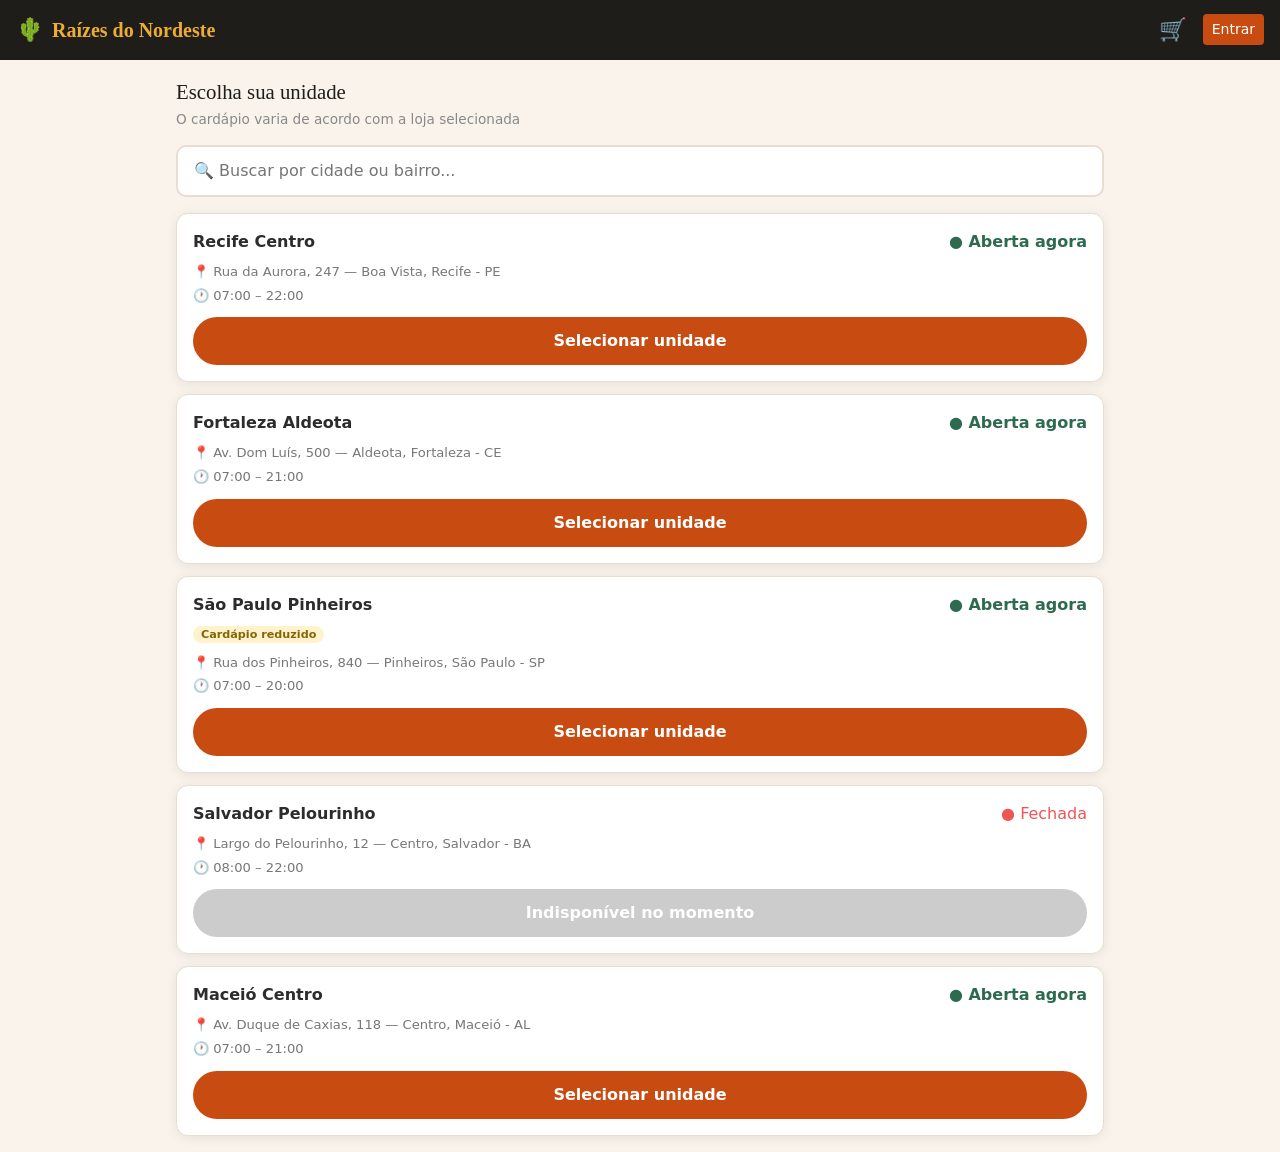
<file: unidades.html>
<!DOCTYPE html>
<html lang="pt-BR">
<head>
  <meta charset="UTF-8">
  <meta name="viewport" content="width=device-width, initial-scale=1.0">
  <title>Escolha sua Unidade — Raízes do Nordeste</title>
  <link href="https://cdn.jsdelivr.net/npm/bootstrap@5.3.3/dist/css/bootstrap.min.css" rel="stylesheet">
  <link rel="stylesheet" href="css/custom.css">
</head>
<body>

  <div id="header-principal"></div>

  <div class="pagina" style="padding-top:20px;">

    <h2 style="font-size:1.3rem;margin-bottom:4px;">Escolha sua unidade</h2>
    <p style="color:#888;font-size:0.85rem;margin-bottom:16px;">
      O cardápio varia de acordo com a loja selecionada
    </p>

    <input type="text" id="busca-unidade" class="campo-raizes"
      placeholder="🔍 Buscar por cidade ou bairro..."
      oninput="filtrarUnidades(this.value)"
      style="margin-bottom:16px;">

    <div id="lista-unidades" style="display:flex;flex-direction:column;gap:12px;"></div>
  </div>

  <script src="js/mockData.js"></script>
  <script src="js/utils.js"></script>
  <script>
    renderizarHeader();

    function renderizarUnidades(lista) {
      const container = document.getElementById("lista-unidades");

      if (lista.length === 0) {
        container.innerHTML = `
          <div style="text-align:center;padding:40px 0;color:#aaa;">
            <div style="font-size:2rem;margin-bottom:8px;">🔍</div>
            <p>Nenhuma unidade encontrada</p>
          </div>`;
        return;
      }

      container.innerHTML = lista
        .map((u) => {
          const abertaTexto = u.aberta
            ? `<span style="color:var(--cor-verde);font-weight:700;">● Aberta agora</span>`
            : `<span style="color:#e55;">● Fechada</span>`;

          const tipoLabel = u.tipo === "reduzida"
            ? `<span style="background:#fff3cd;color:#856404;font-size:0.7rem;
                font-weight:700;padding:2px 8px;border-radius:20px;">Cardápio reduzido</span>`
            : "";

          return `
          <div class="card-raizes" style="padding:16px;">
            <div style="display:flex;justify-content:space-between;align-items:flex-start;margin-bottom:8px;">
              <div>
                <div style="font-weight:700;font-size:1rem;">${u.nome}</div>
                ${tipoLabel ? `<div style="margin-top:4px;">${tipoLabel}</div>` : ""}
              </div>
              ${abertaTexto}
            </div>
            <div style="font-size:0.82rem;color:#777;margin-bottom:4px;">📍 ${u.endereco}</div>
            <div style="font-size:0.82rem;color:#777;margin-bottom:12px;">🕐 ${u.horario}</div>
            <button
              class="${u.aberta ? "btn-raizes" : "btn-raizes"}"
              style="${u.aberta ? "" : "background:#ccc;cursor:not-allowed;"}"
              onclick="${u.aberta ? `selecionarUnidade(${u.id})` : "void(0)"}"
              ${u.aberta ? "" : "disabled"}>
              ${u.aberta ? "Selecionar unidade" : "Indisponível no momento"}
            </button>
          </div>
        `;
        })
        .join("");
    }

    function filtrarUnidades(termo) {
      const filtradas = unidades.filter((u) =>
        u.nome.toLowerCase().includes(termo.toLowerCase()) ||
        u.endereco.toLowerCase().includes(termo.toLowerCase())
      );
      renderizarUnidades(filtradas);
    }

    function selecionarUnidade(id) {
      const unidade = unidades.find((u) => u.id === id);
      localStorage.setItem("unidadeSelecionada", JSON.stringify(unidade));
      window.location.href = "cardapio.html";
    }

    renderizarUnidades(unidades);
  </script>
</body>
</html>
</file>
<file: css/custom.css>
/* CSS base do projeto. Deixei tudo junto aqui enquanto a interface ainda é pequena. */

/* cores, fontes e medidas que vão se repetir */
:root {
  --cor-principal:   #C84B11;   /* laranja queimado */
  --cor-secundaria:  #ECAD35;   /* amarelo tapioca  */
  --cor-escura:      #1F1D1A;   /* café / quase preto */
  --cor-clara:       #FDF6EC;   /* manteiga de garrafa */
  --cor-verde:       #2D6A4F;   /* verde mata */
  --cor-texto:       #2C2C2C;
  --cor-borda:       #E8DDD0;
  --cor-fundo:       #F9F3EB;

  --fonte-display: 'Georgia', serif;
  --fonte-corpo:   'Segoe UI', system-ui, sans-serif;

  --sombra-card: 0 2px 12px rgba(0,0,0,0.08);
  --raio-card:   12px;
  --raio-btn:    50px;
}

/* base */
* {
  box-sizing: border-box;
  -webkit-tap-highlight-color: transparent;
}

body {
  font-family: var(--fonte-corpo);
  background-color: var(--cor-fundo);
  color: var(--cor-texto);
  min-height: 100vh;
  padding-bottom: 80px; /* reserva espaço pra barra fixa do carrinho no mobile */
}

/* títulos */
h1, h2, h3 {
  font-family: var(--fonte-display);
  color: var(--cor-escura);
}

/* botões */
.btn-raizes {
  background: var(--cor-principal);
  color: #fff;
  border: none;
  border-radius: var(--raio-btn);
  font-weight: 700;
  padding: 12px 24px;
  width: 100%;
  font-size: 1rem;
  transition: background 0.2s, transform 0.1s;
}

.btn-raizes:hover {
  background: #a33c0d;
  color: #fff;
  transform: translateY(-1px);
}

.btn-raizes:active {
  transform: translateY(0);
}

.btn-raizes-outline {
  background: transparent;
  color: var(--cor-principal);
  border: 2px solid var(--cor-principal);
  border-radius: var(--raio-btn);
  font-weight: 700;
  padding: 10px 24px;
  width: 100%;
  font-size: 1rem;
  transition: all 0.2s;
}

.btn-raizes-outline:hover {
  background: var(--cor-principal);
  color: #fff;
}

.btn-secundario {
  background: var(--cor-secundaria);
  color: var(--cor-escura);
  border: none;
  border-radius: var(--raio-btn);
  font-weight: 700;
  padding: 12px 24px;
  width: 100%;
  font-size: 1rem;
  transition: background 0.2s;
}

/* cards */
.card-raizes {
  background: #fff;
  border-radius: var(--raio-card);
  box-shadow: var(--sombra-card);
  border: 1px solid var(--cor-borda);
  overflow: hidden;
  transition: transform 0.2s, box-shadow 0.2s;
}

.card-raizes:hover {
  transform: translateY(-2px);
  box-shadow: 0 6px 20px rgba(0,0,0,0.12);
}

/* card de produto */
.card-produto {
  background: #fff;
  border-radius: var(--raio-card);
  box-shadow: var(--sombra-card);
  border: 1px solid var(--cor-borda);
  overflow: hidden;
  display: flex;
  flex-direction: column;
}

.card-produto img {
  width: 100%;
  height: 140px;
  object-fit: cover;
}

.card-produto .produto-info {
  padding: 10px 12px;
  flex: 1;
  display: flex;
  flex-direction: column;
  gap: 4px;
}

.card-produto .produto-nome {
  font-weight: 700;
  font-size: 0.9rem;
  color: var(--cor-escura);
  line-height: 1.3;
}

.card-produto .produto-desc {
  font-size: 0.78rem;
  color: #777;
  line-height: 1.4;
}

.card-produto .produto-rodape {
  display: flex;
  justify-content: space-between;
  align-items: center;
  padding: 8px 12px;
  border-top: 1px solid var(--cor-borda);
  background: var(--cor-clara);
}

.card-produto .produto-preco {
  font-weight: 800;
  color: var(--cor-principal);
  font-size: 1rem;
}

.btn-adicionar {
  background: var(--cor-principal);
  color: #fff;
  border: none;
  border-radius: 50%;
  width: 32px;
  height: 32px;
  font-size: 1.2rem;
  display: flex;
  align-items: center;
  justify-content: center;
  cursor: pointer;
  transition: background 0.2s, transform 0.1s;
  line-height: 1;
}

.btn-adicionar:hover   { background: #a33c0d; }
.btn-adicionar:active  { transform: scale(0.92); }
.btn-adicionar:disabled {
  background: #ccc;
  cursor: not-allowed;
}

/* selo sazonal */
.badge-sazonal {
  background: var(--cor-secundaria);
  color: var(--cor-escura);
  font-size: 0.65rem;
  font-weight: 800;
  padding: 2px 8px;
  border-radius: 20px;
  text-transform: uppercase;
  letter-spacing: 0.5px;
}

/* campos */
.campo-raizes {
  border: 2px solid var(--cor-borda);
  border-radius: 10px;
  padding: 12px 16px;
  font-size: 1rem;
  width: 100%;
  background: #fff;
  transition: border-color 0.2s;
  outline: none;
}

.campo-raizes:focus {
  border-color: var(--cor-principal);
}

/* barra fixa do carrinho no mobile */
.barra-carrinho {
  position: fixed;
  bottom: 0;
  left: 0;
  right: 0;
  background: var(--cor-escura);
  color: #fff;
  padding: 14px 20px;
  display: flex;
  justify-content: space-between;
  align-items: center;
  z-index: 100;
  cursor: pointer;
  transition: background 0.2s;
}

.barra-carrinho:hover { background: #2d2a26; }

.barra-carrinho span { font-size: 0.9rem; }

.barra-carrinho strong {
  font-size: 1rem;
  color: var(--cor-secundaria);
}

/* etapas do pedido */
.progresso-pedido {
  display: flex;
  justify-content: space-between;
  align-items: flex-start;
  position: relative;
  padding: 20px 0;
}

.progresso-pedido::before {
  content: '';
  position: absolute;
  top: 30px;
  left: 10%;
  right: 10%;
  height: 3px;
  background: var(--cor-borda);
  z-index: 0;
}

.etapa-pedido {
  display: flex;
  flex-direction: column;
  align-items: center;
  gap: 8px;
  z-index: 1;
  flex: 1;
}

.etapa-circulo {
  width: 40px;
  height: 40px;
  border-radius: 50%;
  background: var(--cor-borda);
  color: #999;
  display: flex;
  align-items: center;
  justify-content: center;
  font-size: 1.1rem;
  font-weight: 700;
  transition: all 0.4s;
}

.etapa-circulo.concluida {
  background: var(--cor-verde);
  color: #fff;
}

.etapa-circulo.ativa {
  background: var(--cor-principal);
  color: #fff;
  animation: pulsar 1.5s ease-in-out infinite;
}

.etapa-label {
  font-size: 0.7rem;
  font-weight: 600;
  color: #999;
  text-align: center;
  line-height: 1.3;
}

.etapa-label.ativa  { color: var(--cor-principal); }
.etapa-label.concluida { color: var(--cor-verde); }

/* fidelidade */
.card-pontos {
  background: linear-gradient(135deg, var(--cor-escura), #3a3530);
  color: #fff;
  border-radius: 16px;
  padding: 24px;
  text-align: center;
}

.card-pontos .saldo {
  font-size: 3rem;
  font-weight: 800;
  color: var(--cor-secundaria);
  line-height: 1;
}

.card-pontos .nivel {
  font-size: 0.85rem;
  opacity: 0.8;
  margin-top: 4px;
}

.barra-progresso-pontos {
  background: rgba(255,255,255,0.2);
  border-radius: 50px;
  height: 10px;
  margin: 16px 0 8px;
  overflow: hidden;
}

.barra-progresso-pontos .preenchimento {
  height: 100%;
  background: var(--cor-secundaria);
  border-radius: 50px;
  transition: width 0.8s ease;
}

/* recompensa */
.card-recompensa {
  background: #fff;
  border-radius: 12px;
  border: 2px solid var(--cor-borda);
  padding: 16px;
  text-align: center;
  transition: all 0.2s;
}

.card-recompensa.disponivel {
  border-color: var(--cor-verde);
  cursor: pointer;
}

.card-recompensa.disponivel:hover {
  box-shadow: 0 4px 16px rgba(45,106,79,0.2);
  transform: translateY(-2px);
}

.card-recompensa.bloqueada {
  opacity: 0.5;
  filter: grayscale(0.5);
}

.card-recompensa .emoji { font-size: 2rem; }
.card-recompensa .nome  { font-weight: 700; font-size: 0.85rem; margin: 8px 0 4px; }
.card-recompensa .custo { font-size: 0.8rem; color: var(--cor-principal); font-weight: 700; }

/* consentimentos */
.toggle-lgpd {
  display: flex;
  justify-content: space-between;
  align-items: center;
  padding: 14px 0;
  border-bottom: 1px solid var(--cor-borda);
}

.toggle-lgpd label { font-weight: 600; font-size: 0.9rem; cursor: pointer; }
.toggle-lgpd small { color: #888; font-size: 0.78rem; display: block; margin-top: 2px; }

/* loading */
.spinner {
  width: 48px;
  height: 48px;
  border: 5px solid var(--cor-borda);
  border-top-color: var(--cor-principal);
  border-radius: 50%;
  animation: spin 0.8s linear infinite;
  margin: 0 auto;
}

/* container padrão */
.pagina {
  max-width: 480px;
  margin: 0 auto;
  padding: 16px;
}

/* divisor */
.divisor {
  border: none;
  border-top: 1px solid var(--cor-borda);
  margin: 16px 0;
}

/* desktop */
@media (min-width: 768px) {
  body { padding-bottom: 0; }

  .pagina { max-width: 720px; }

  .grid-produtos {
    grid-template-columns: repeat(3, 1fr) !important;
  }

  .barra-carrinho { display: none; } /* no desktop o carrinho já aparece no topo */
}

@media (min-width: 1024px) {
  .pagina { max-width: 960px; }

  .grid-produtos {
    grid-template-columns: repeat(4, 1fr) !important;
  }
}
</file>
